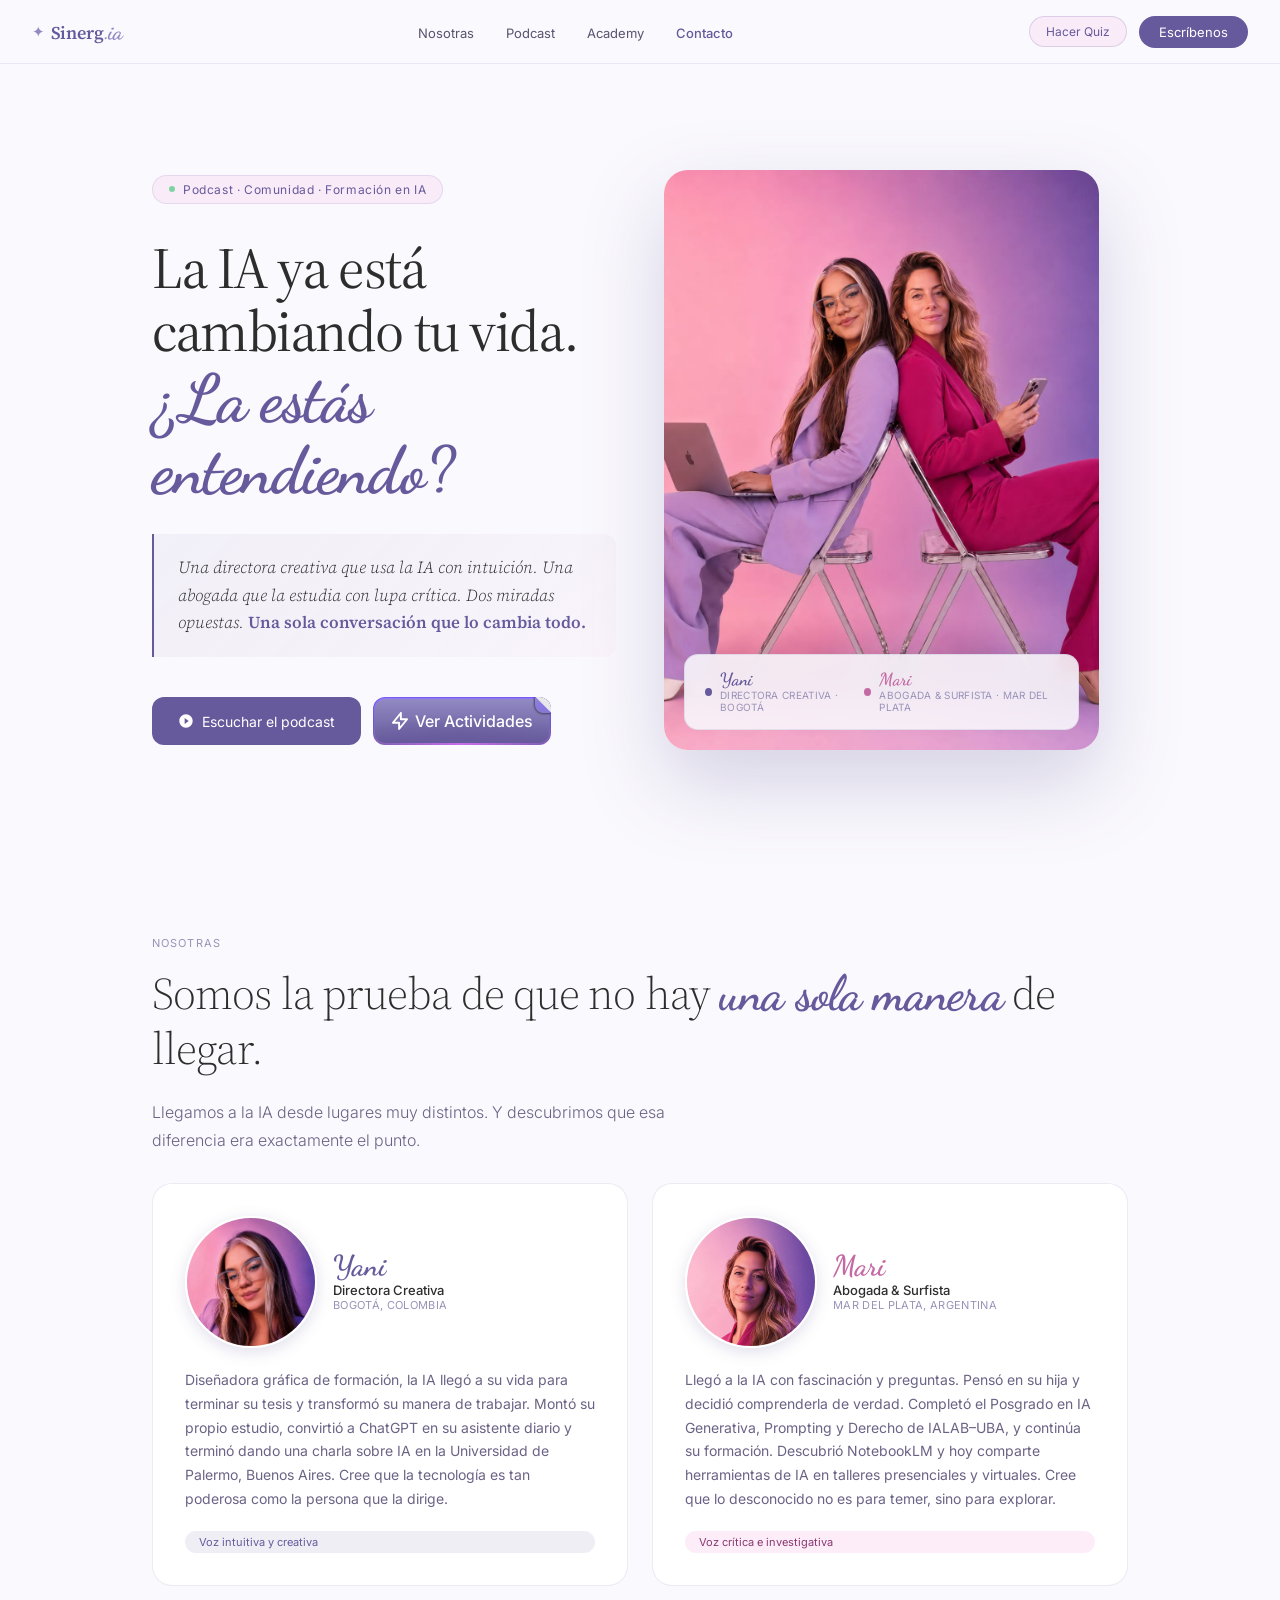
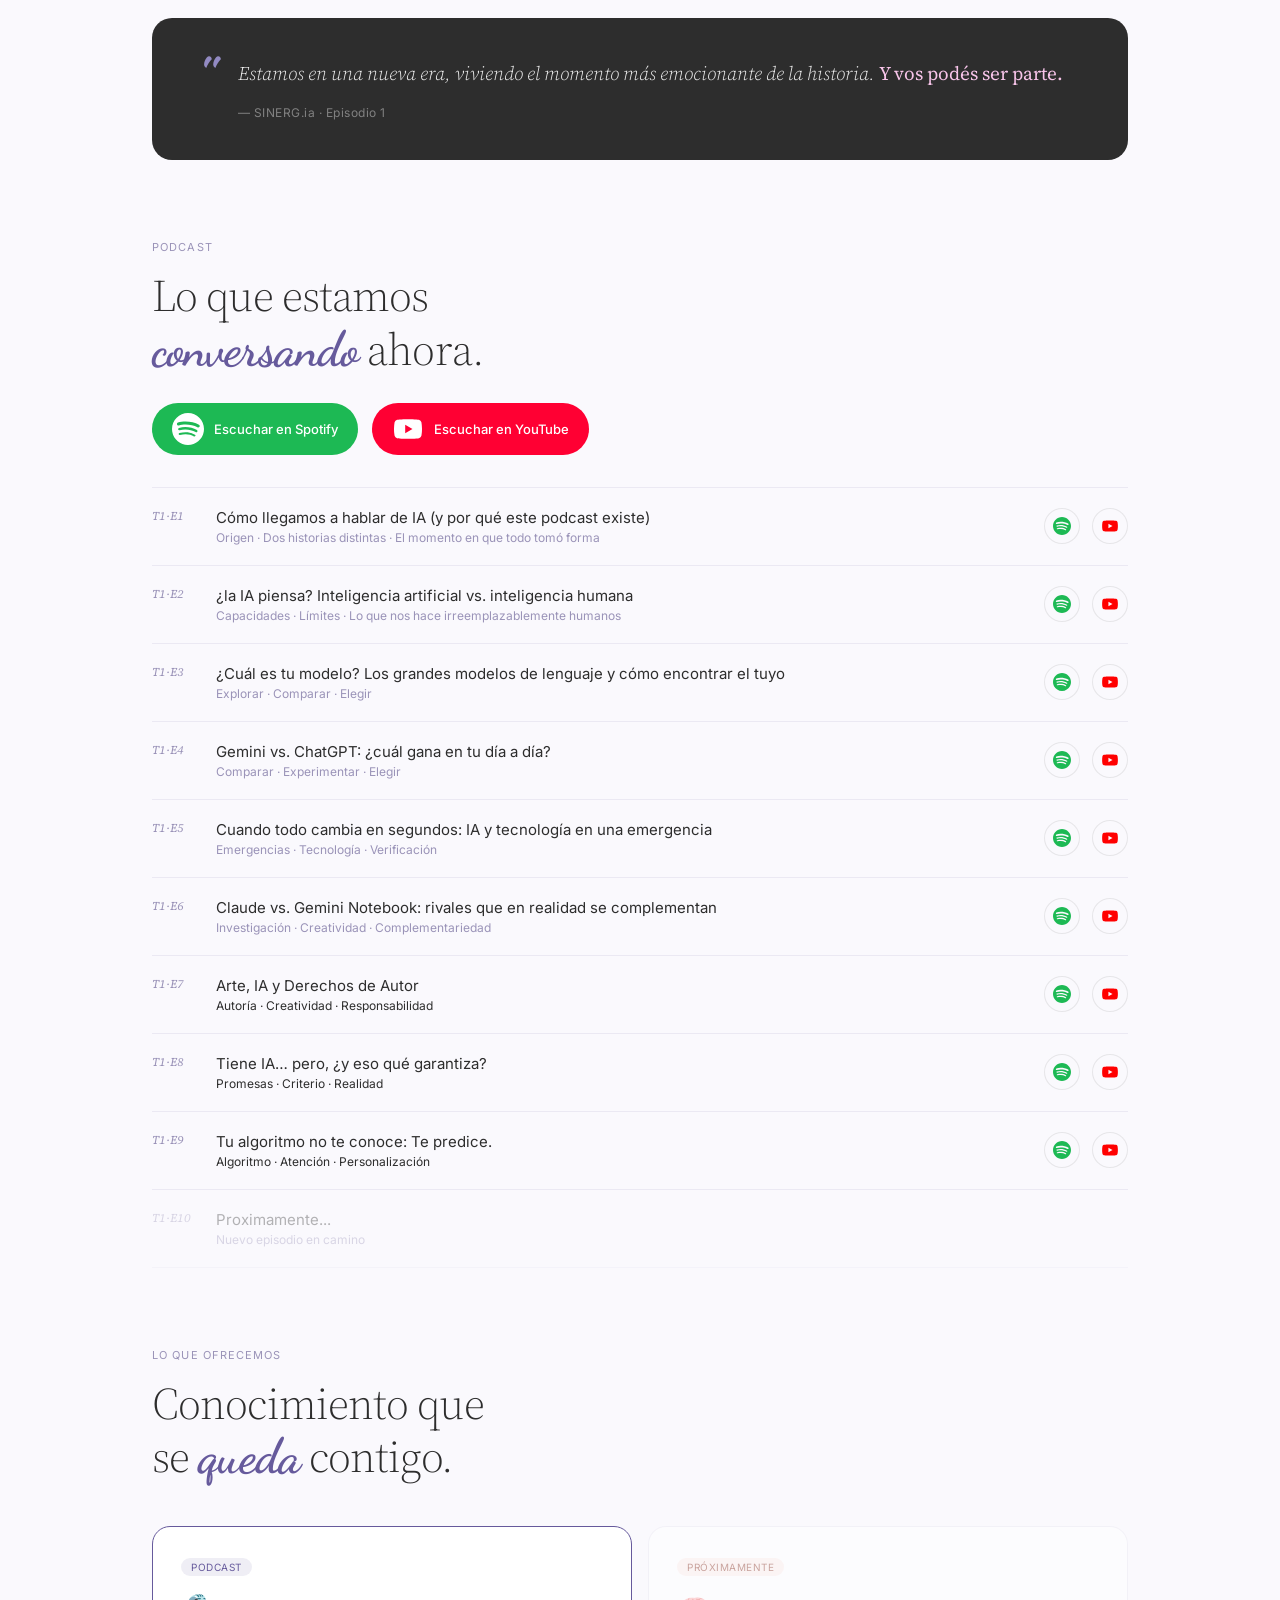
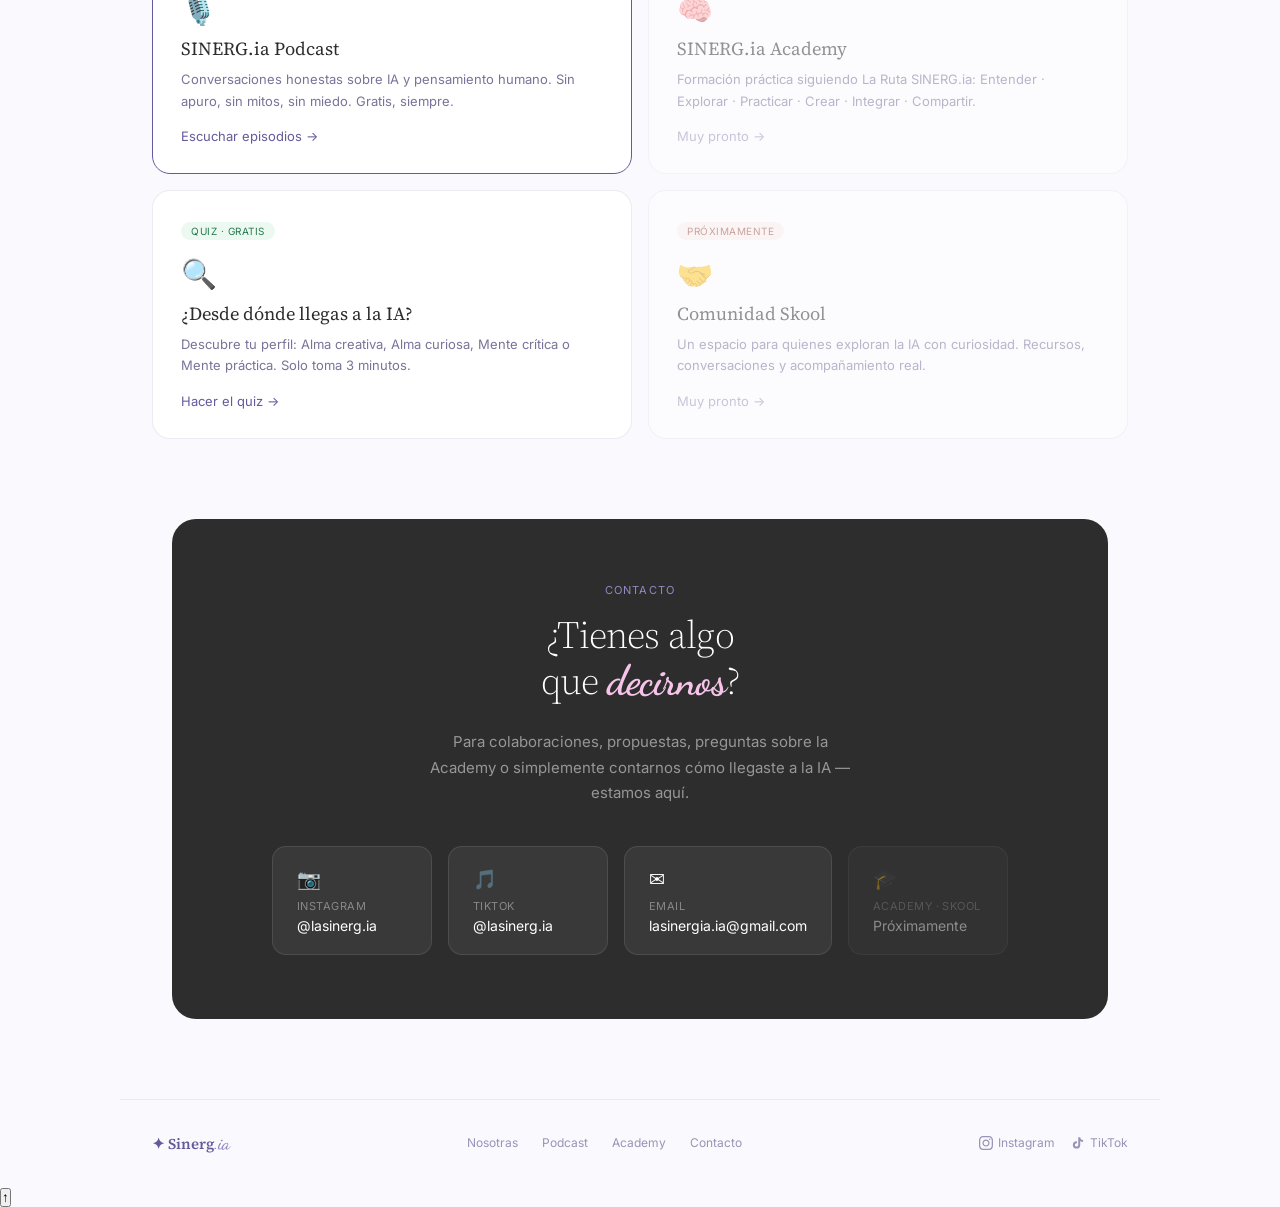
<file: index.html>
<!DOCTYPE html>
<html lang="es">

<head>
  <meta charset="UTF-8" />
  <meta name="viewport" content="width=device-width, initial-scale=1.0" />
  <title>SINERG.ia — Podcast sobre IA y pensamiento humano</title>
  <meta name="description"
    content="Una directora creativa y una abogada surfista exploran la inteligencia artificial desde dos miradas opuestas. Podcast, Academy y comunidad en español." />
  <link rel="apple-touch-icon" sizes="180x180" href="/assets/favicon/apple-touch-icon.png">
  <link rel="icon" type="image/png" sizes="32x32" href="/assets/favicon/favicon-32x32.png">
  <link rel="icon" type="image/png" sizes="16x16" href="/assets/favicon/favicon-16x16.png">
  <link rel="manifest" href="/assets/favicon/site.webmanifest">
  <link rel="preconnect" href="https://fonts.googleapis.com" />
  <link
    href="https://fonts.googleapis.com/css2?family=Dancing+Script:wght@400;600;700&family=Source+Serif+4:ital,wght@0,300;0,400;0,600;1,300;1,400;1,600&family=Inter:wght@300;400;500&display=swap"
    rel="stylesheet" />
  <link rel="stylesheet" href="/css/styles.css" />
  <link rel="stylesheet" href="/css/assets.css">
</head>

<body>

  <!-- NAV -->
  <nav class="nav">
    <a class="nav-logo" href="#">
      <span class="nav-stars">✦</span>
      <span class="nav-wordmark">Sinerg<em>.ia</em></span>
    </a>
    <ul class="nav-links">
      <li><a href="#nosotras">Nosotras</a></li>
      <li><a href="#podcast">Podcast</a></li>
      <li><a href="#academy">Academy</a></li>
      <li><a href="#contacto">Contacto</a></li>
    </ul>
    <div class="nav-right">
      <a href="/quiz" class="nav-quiz">Hacer Quiz</a>
      <a href="#contacto" class="nav-cta">Escríbenos</a>
    </div>
  </nav>

  <!-- HERO -->
  <section class="hero">
    <div class="hero-text">
      <div class="hero-eyebrow">
        <span class="dot-live"></span>
        Podcast · Comunidad · Formación en IA
      </div>
      <h1 class="hero-h1">
        La IA ya está<br>
        cambiando tu vida.<br>
        <span class="sc">¿La estás entendiendo?</span>
      </h1>
      <div class="hook-block">
        <p>Una directora creativa que usa la IA con intuición. Una abogada que la estudia con lupa crítica. Dos miradas
          opuestas. <strong>Una sola conversación que lo cambia todo.</strong></p>
      </div>
      <div class="hero-btns">
        <a href="#podcast" class="btn-primary" style="border-radius: 0.75rem;">
          <svg width="16" height="16" viewBox="0 0 24 24" fill="white">
            <path d="M12 2C6.48 2 2 6.48 2 12s4.48 10 10 10 10-4.48 10-10S17.52 2 12 2zm-2 14.5v-9l6 4.5-6 4.5z" />
          </svg>
          Escuchar el podcast
        </a>


        <a class="special-btn" style="text-decoration: none;" href="/actividades">
          <span class="fold"></span>

          <div class="points_wrapper">
            <i class="point"></i>
            <i class="point"></i>
            <i class="point"></i>
            <i class="point"></i>
            <i class="point"></i>
            <i class="point"></i>
            <i class="point"></i>
            <i class="point"></i>
            <i class="point"></i>
            <i class="point"></i>
          </div>

          <span class="inner"><svg class="icon" fill="none" stroke="currentColor" viewBox="0 0 24 24"
              xmlns="http://www.w3.org/2000/svg" stroke-linecap="round" stroke-linejoin="round" stroke-width="2.5">
              <polyline points="13.18 1.37 13.18 9.64 21.45 9.64 10.82 22.63 10.82 14.36 2.55 14.36 13.18 1.37">
              </polyline>
            </svg>Ver Actividades</span>
        </a>


        <!-- <a href="#academy" class="btn-secondary">SINERG.ia Academy</a> -->
      </div>
    </div>

    <div class="hero-photo-wrap">
      <img src="./assets/img/persona/hero.webp" alt="Yani y Mari - SINERG.ia">
      <div class="hero-photo-label">
        <div class="host-pill">
          <span class="host-pill-dot dot-y"></span>
          <div>
            <div class="host-pill-name hp-y">Yani</div>
            <div class="host-pill-role">Directora Creativa · Bogotá</div>
          </div>
        </div>
        <div class="host-pill">
          <span class="host-pill-dot dot-m"></span>
          <div>
            <div class="host-pill-name hp-m">Mari</div>
            <div class="host-pill-role">Abogada & Surfista · Mar del Plata</div>
          </div>
        </div>
      </div>
    </div>
  </section>

  <!-- NOSOTRAS -->
  <section class="sec" id="nosotras">
    <p class="eyebrow">Nosotras</p>
    <h2 class="sec-title">Somos la prueba de que no hay <span class="sc">una sola manera</span> de llegar.</h2>
    <p class="sec-lead">Llegamos a la IA desde lugares muy distintos. Y descubrimos que esa diferencia era exactamente
      el punto.</p>
    <div class="about-grid">
      <div class="acard">
        <div class="acard-top">
          <div class="acard-photo">
            <img src="./assets/img/persona/yani.webp" alt="Yani">
          </div>
          <div>
            <div class="acard-name y">Yani</div>
            <div class="acard-role">Directora Creativa</div>
            <div class="acard-from">Bogotá, Colombia</div>
          </div>
        </div>
        <p class="acard-bio">Diseñadora gráfica de formación, la IA llegó a su vida para terminar su tesis y transformó
          su manera de trabajar. Montó su propio estudio, convirtió a ChatGPT en su asistente diario y terminó dando una
          charla sobre IA en la Universidad de Palermo, Buenos Aires. Cree que la tecnología es tan poderosa como la
          persona que la dirige.</p>
        <span class="acard-badge by">Voz intuitiva y creativa</span>
      </div>
      <div class="acard">
        <div class="acard-top">
          <div class="acard-photo">
            <img src="./assets/img/persona/mari.webp" alt="Mari">
          </div>
          <div>
            <div class="acard-name m">Mari</div>
            <div class="acard-role">Abogada & Surfista</div>
            <div class="acard-from">Mar del Plata, Argentina</div>
          </div>
        </div>
        <p class="acard-bio">Llegó a la IA con fascinación y preguntas. Pensó en su hija y decidió comprenderla de
          verdad. Completó el Posgrado en IA Generativa, Prompting y Derecho de IALAB–UBA, y continúa su formación.
          Descubrió NotebookLM y hoy comparte herramientas de IA en talleres presenciales y virtuales.
          Cree que lo desconocido no es para temer, sino para explorar.</p>
        <span class="acard-badge bm">Voz crítica e investigativa</span>
      </div>
    </div>

    <div class="insight">
      <div class="iq">"</div>
      <div>
        <p class="it">Estamos en una nueva era, viviendo el momento más emocionante de la historia. <strong>Y vos podés
            ser parte.</strong></p>
        <div class="ia">— SINERG.ia · Episodio 1</div>
      </div>
    </div>
  </section>

  <!-- PODCAST -->
  <section class="sec" id="podcast" style="padding-top:0;">
    <p class="eyebrow">Podcast</p>
    <h2 class="sec-title">Lo que estamos<br><span class="sc">conversando</span> ahora.</h2>

    <a href="https://open.spotify.com/show/07WKMEeHbRPxa81B7Hfmaz" target="_blank" rel="noopener" class="spotify-badge">
      <svg class="spotify-icon" viewBox="0 0 24 24">
        <path
          d="M12 0C5.4 0 0 5.4 0 12s5.4 12 12 12 12-5.4 12-12S18.66 0 12 0zm5.521 17.34c-.24.359-.66.48-1.021.24-2.82-1.74-6.36-2.101-10.561-1.141-.418.122-.779-.179-.899-.539-.12-.421.18-.78.54-.9 4.56-1.021 8.52-.6 11.64 1.32.42.18.479.659.301 1.02zm1.44-3.3c-.301.42-.841.6-1.262.3-3.239-1.98-8.159-2.58-11.939-1.38-.479.12-1.02-.12-1.14-.6-.12-.48.12-1.021.6-1.141C9.6 9.9 15 10.561 18.72 12.84c.361.181.54.78.241 1.2zm.12-3.36C15.24 8.4 8.82 8.16 5.16 9.301c-.6.179-1.2-.181-1.38-.721-.18-.601.18-1.2.72-1.381 4.26-1.26 11.28-1.02 15.721 1.621.539.3.719 1.02.419 1.56-.299.421-1.02.599-1.559.3z" />
      </svg>
      Escuchar en Spotify
    </a>

    <a href="https://www.youtube.com/@La-SinergIa/videos" target="_blank" rel="noopener" class="youtube-badge">
      <svg class="youtube-icon" viewBox="0 0 32 32">
        <path
          d="M29.41,9.26a3.5,3.5,0,0,0-2.47-2.47C24.76,6.2,16,6.2,16,6.2s-8.76,0-10.94.59A3.5,3.5,0,0,0,2.59,9.26,36.13,36.13,0,0,0,2,16a36.13,36.13,0,0,0,.59,6.74,3.5,3.5,0,0,0,2.47,2.47C7.24,25.8,16,25.8,16,25.8s8.76,0,10.94-.59a3.5,3.5,0,0,0,2.47-2.47A36.13,36.13,0,0,0,30,16,36.13,36.13,0,0,0,29.41,9.26ZM13.2,20.2V11.8L20.47,16Z" />
      </svg>
      Escuchar en YouTube
    </a>

    <div class="ep-list">

      <div class="ep-row">
        <span class="ep-num">T1·E1</span>
        <div class="ep-info">
          <div class="ep-text">
            <div class="ep-t">Cómo llegamos a hablar de IA (y por qué este podcast existe)</div>
            <div class="ep-m">Origen · Dos historias distintas · El momento en que todo tomó forma</div>
          </div>

          <div class="ep-actions">
            <a href="https://open.spotify.com/episode/08Hg5cR4Zek5SxN3eGIysj" target="_blank" rel="noopener"
              class="icon-link spotify-link" aria-label="Escuchar en Spotify">
              <svg viewBox="0 0 24 24">
                <path
                  d="M12 0C5.4 0 0 5.4 0 12s5.4 12 12 12 12-5.4 12-12S18.66 0 12 0zm5.521 17.34c-.24.359-.66.48-1.021.24-2.82-1.74-6.36-2.101-10.561-1.141-.418.122-.779-.179-.899-.539-.12-.421.18-.78.54-.9 4.56-1.021 8.52-.6 11.64 1.32.42.18.479.659.301 1.02zm1.44-3.3c-.301.42-.841.6-1.262.3-3.239-1.98-8.159-2.58-11.939-1.38-.479.12-1.02-.12-1.14-.6-.12-.48.12-1.021.6-1.141C9.6 9.9 15 10.561 18.72 12.84c.361.181.54.78.241 1.2zm.12-3.36C15.24 8.4 8.82 8.16 5.16 9.301c-.6.179-1.2-.181-1.38-.721-.18-.601.18-1.2.72-1.381 4.26-1.26 11.28-1.02 15.721 1.621.539.3.719 1.02.419 1.56-.299.421-1.02.599-1.559.3z" />
              </svg>
            </a>
            <a href="https://www.youtube.com/watch?v=9T9XXw-fKSA" target="_blank" rel="noopener"
              class="icon-link youtube-link" aria-label="Escuchar en YouTube">
              <svg viewBox="0 0 32 32">
                <path
                  d="M29.41,9.26a3.5,3.5,0,0,0-2.47-2.47C24.76,6.2,16,6.2,16,6.2s-8.76,0-10.94.59A3.5,3.5,0,0,0,2.59,9.26,36.13,36.13,0,0,0,2,16a36.13,36.13,0,0,0,.59,6.74,3.5,3.5,0,0,0,2.47,2.47C7.24,25.8,16,25.8,16,25.8s8.76,0,10.94-.59a3.5,3.5,0,0,0,2.47-2.47A36.13,36.13,0,0,0,30,16,36.13,36.13,0,0,0,29.41,9.26ZM13.2,20.2V11.8L20.47,16Z" />
              </svg>
            </a>
          </div>
        </div>
      </div>

      <div class="ep-row">
        <span class="ep-num">T1·E2</span>
        <div class="ep-info">
          <div class="ep-text">
            <div class="ep-t">¿la IA piensa? Inteligencia artificial vs. inteligencia humana</div>
            <div class="ep-m">Capacidades · Límites · Lo que nos hace irreemplazablemente humanos</div>
          </div>

          <div class="ep-actions">
            <a href="https://open.spotify.com/episode/38Uk12dXip8n79DcUmM8Nn" target="_blank" rel="noopener"
              class="icon-link spotify-link" aria-label="Escuchar en Spotify">
              <svg viewBox="0 0 24 24">
                <path
                  d="M12 0C5.4 0 0 5.4 0 12s5.4 12 12 12 12-5.4 12-12S18.66 0 12 0zm5.521 17.34c-.24.359-.66.48-1.021.24-2.82-1.74-6.36-2.101-10.561-1.141-.418.122-.779-.179-.899-.539-.12-.421.18-.78.54-.9 4.56-1.021 8.52-.6 11.64 1.32.42.18.479.659.301 1.02zm1.44-3.3c-.301.42-.841.6-1.262.3-3.239-1.98-8.159-2.58-11.939-1.38-.479.12-1.02-.12-1.14-.6-.12-.48.12-1.021.6-1.141C9.6 9.9 15 10.561 18.72 12.84c.361.181.54.78.241 1.2zm.12-3.36C15.24 8.4 8.82 8.16 5.16 9.301c-.6.179-1.2-.181-1.38-.721-.18-.601.18-1.2.72-1.381 4.26-1.26 11.28-1.02 15.721 1.621.539.3.719 1.02.419 1.56-.299.421-1.02.599-1.559.3z" />
              </svg>
            </a>
            <a href="https://www.youtube.com/watch?v=Sm11JhgMOEM" target="_blank" rel="noopener"
              class="icon-link youtube-link" aria-label="Escuchar en YouTube">
              <svg viewBox="0 0 32 32">
                <path
                  d="M29.41,9.26a3.5,3.5,0,0,0-2.47-2.47C24.76,6.2,16,6.2,16,6.2s-8.76,0-10.94.59A3.5,3.5,0,0,0,2.59,9.26,36.13,36.13,0,0,0,2,16a36.13,36.13,0,0,0,.59,6.74,3.5,3.5,0,0,0,2.47,2.47C7.24,25.8,16,25.8,16,25.8s8.76,0,10.94-.59a3.5,3.5,0,0,0,2.47-2.47A36.13,36.13,0,0,0,30,16,36.13,36.13,0,0,0,29.41,9.26ZM13.2,20.2V11.8L20.47,16Z" />
              </svg>
            </a>
          </div>
        </div>
      </div>

      <div class="ep-row">
        <span class="ep-num">T1·E3</span>
        <div class="ep-info">
          <div class="ep-text">
            <div class="ep-t">¿Cuál es tu modelo? Los grandes modelos de lenguaje y cómo encontrar el tuyo
            </div>
            <div class="ep-m">Explorar · Comparar · Elegir</div>
          </div>

          <div class="ep-actions">
            <a href="https://open.spotify.com/episode/696JnuHlu9iKPBfn156Ret" target="_blank" rel="noopener"
              class="icon-link spotify-link" aria-label="Escuchar en Spotify">
              <svg viewBox="0 0 24 24">
                <path
                  d="M12 0C5.4 0 0 5.4 0 12s5.4 12 12 12 12-5.4 12-12S18.66 0 12 0zm5.521 17.34c-.24.359-.66.48-1.021.24-2.82-1.74-6.36-2.101-10.561-1.141-.418.122-.779-.179-.899-.539-.12-.421.18-.78.54-.9 4.56-1.021 8.52-.6 11.64 1.32.42.18.479.659.301 1.02zm1.44-3.3c-.301.42-.841.6-1.262.3-3.239-1.98-8.159-2.58-11.939-1.38-.479.12-1.02-.12-1.14-.6-.12-.48.12-1.021.6-1.141C9.6 9.9 15 10.561 18.72 12.84c.361.181.54.78.241 1.2zm.12-3.36C15.24 8.4 8.82 8.16 5.16 9.301c-.6.179-1.2-.181-1.38-.721-.18-.601.18-1.2.72-1.381 4.26-1.26 11.28-1.02 15.721 1.621.539.3.719 1.02.419 1.56-.299.421-1.02.599-1.559.3z" />
              </svg>
            </a>
            <a href="https://www.youtube.com/watch?v=6WVGUWzrOdA" target="_blank" rel="noopener"
              class="icon-link youtube-link" aria-label="Escuchar en YouTube">
              <svg viewBox="0 0 32 32">
                <path
                  d="M29.41,9.26a3.5,3.5,0,0,0-2.47-2.47C24.76,6.2,16,6.2,16,6.2s-8.76,0-10.94.59A3.5,3.5,0,0,0,2.59,9.26,36.13,36.13,0,0,0,2,16a36.13,36.13,0,0,0,.59,6.74,3.5,3.5,0,0,0,2.47,2.47C7.24,25.8,16,25.8,16,25.8s8.76,0,10.94-.59a3.5,3.5,0,0,0,2.47-2.47A36.13,36.13,0,0,0,30,16,36.13,36.13,0,0,0,29.41,9.26ZM13.2,20.2V11.8L20.47,16Z" />
              </svg>
            </a>
          </div>
        </div>
      </div>

      <div class="ep-row">
        <span class="ep-num">T1·E4</span>
        <div class="ep-info">
          <div class="ep-text">
            <div class="ep-t">Gemini vs. ChatGPT: ¿cuál gana en tu día a día?</div>
            <div class="ep-m">Comparar · Experimentar · Elegir</div>
          </div>

          <div class="ep-actions">
            <a href="https://open.spotify.com/episode/0skd7z8SgoLJ7acml5aItE" target="_blank" rel="noopener"
              class="icon-link spotify-link" aria-label="Escuchar en Spotify">
              <svg viewBox="0 0 24 24">
                <path
                  d="M12 0C5.4 0 0 5.4 0 12s5.4 12 12 12 12-5.4 12-12S18.66 0 12 0zm5.521 17.34c-.24.359-.66.48-1.021.24-2.82-1.74-6.36-2.101-10.561-1.141-.418.122-.779-.179-.899-.539-.12-.421.18-.78.54-.9 4.56-1.021 8.52-.6 11.64 1.32.42.18.479.659.301 1.02zm1.44-3.3c-.301.42-.841.6-1.262.3-3.239-1.98-8.159-2.58-11.939-1.38-.479.12-1.02-.12-1.14-.6-.12-.48.12-1.021.6-1.141C9.6 9.9 15 10.561 18.72 12.84c.361.181.54.78.241 1.2zm.12-3.36C15.24 8.4 8.82 8.16 5.16 9.301c-.6.179-1.2-.181-1.38-.721-.18-.601.18-1.2.72-1.381 4.26-1.26 11.28-1.02 15.721 1.621.539.3.719 1.02.419 1.56-.299.421-1.02.599-1.559.3z" />
              </svg>
            </a>
            <a href="https://www.youtube.com/watch?v=2THM3_KMwl0" target="_blank" rel="noopener"
              class="icon-link youtube-link" aria-label="Escuchar en YouTube">
              <svg viewBox="0 0 32 32">
                <path
                  d="M29.41,9.26a3.5,3.5,0,0,0-2.47-2.47C24.76,6.2,16,6.2,16,6.2s-8.76,0-10.94.59A3.5,3.5,0,0,0,2.59,9.26,36.13,36.13,0,0,0,2,16a36.13,36.13,0,0,0,.59,6.74,3.5,3.5,0,0,0,2.47,2.47C7.24,25.8,16,25.8,16,25.8s8.76,0,10.94-.59a3.5,3.5,0,0,0,2.47-2.47A36.13,36.13,0,0,0,30,16,36.13,36.13,0,0,0,29.41,9.26ZM13.2,20.2V11.8L20.47,16Z" />
              </svg>
            </a>
          </div>
        </div>
      </div>

      <div class="ep-row">
        <span class="ep-num">T1·E5</span>
        <div class="ep-info">
          <div class="ep-text">
            <div class="ep-t">Cuando todo cambia en segundos: IA y tecnología en una emergencia</div>
            <div class="ep-m">Emergencias · Tecnología · Verificación</div>
          </div>

          <div class="ep-actions">
            <a href="https://open.spotify.com/episode/00RJ8yXUJErxxoAGjBDKpF" target="_blank" rel="noopener"
              class="icon-link spotify-link" aria-label="Escuchar en Spotify">
              <svg viewBox="0 0 24 24">
                <path
                  d="M12 0C5.4 0 0 5.4 0 12s5.4 12 12 12 12-5.4 12-12S18.66 0 12 0zm5.521 17.34c-.24.359-.66.48-1.021.24-2.82-1.74-6.36-2.101-10.561-1.141-.418.122-.779-.179-.899-.539-.12-.421.18-.78.54-.9 4.56-1.021 8.52-.6 11.64 1.32.42.18.479.659.301 1.02zm1.44-3.3c-.301.42-.841.6-1.262.3-3.239-1.98-8.159-2.58-11.939-1.38-.479.12-1.02-.12-1.14-.6-.12-.48.12-1.021.6-1.141C9.6 9.9 15 10.561 18.72 12.84c.361.181.54.78.241 1.2zm.12-3.36C15.24 8.4 8.82 8.16 5.16 9.301c-.6.179-1.2-.181-1.38-.721-.18-.601.18-1.2.72-1.381 4.26-1.26 11.28-1.02 15.721 1.621.539.3.719 1.02.419 1.56-.299.421-1.02.599-1.559.3z" />
              </svg>
            </a>
            <a href="https://www.youtube.com/watch?v=ZEm8DQBtn48" target="_blank" rel="noopener"
              class="icon-link youtube-link" aria-label="Escuchar en YouTube">
              <svg viewBox="0 0 32 32">
                <path
                  d="M29.41,9.26a3.5,3.5,0,0,0-2.47-2.47C24.76,6.2,16,6.2,16,6.2s-8.76,0-10.94.59A3.5,3.5,0,0,0,2.59,9.26,36.13,36.13,0,0,0,2,16a36.13,36.13,0,0,0,.59,6.74,3.5,3.5,0,0,0,2.47,2.47C7.24,25.8,16,25.8,16,25.8s8.76,0,10.94-.59a3.5,3.5,0,0,0,2.47-2.47A36.13,36.13,0,0,0,30,16,36.13,36.13,0,0,0,29.41,9.26ZM13.2,20.2V11.8L20.47,16Z" />
              </svg>
            </a>
          </div>
        </div>
      </div>

      <div class="ep-row">
        <span class="ep-num">T1·E6</span>
        <div class="ep-info">
          <div class="ep-text">
            <div class="ep-t">Claude vs. Gemini Notebook: rivales que en realidad se complementan</div>
            <div class="ep-m">Investigación · Creatividad · Complementariedad</div>
          </div>

          <div class="ep-actions">
            <a href="https://open.spotify.com/episode/2bZsHV2gRfUjrzNkLNItSQ" target="_blank" rel="noopener"
              class="icon-link spotify-link" aria-label="Escuchar en Spotify">
              <svg viewBox="0 0 24 24">
                <path
                  d="M12 0C5.4 0 0 5.4 0 12s5.4 12 12 12 12-5.4 12-12S18.66 0 12 0zm5.521 17.34c-.24.359-.66.48-1.021.24-2.82-1.74-6.36-2.101-10.561-1.141-.418.122-.779-.179-.899-.539-.12-.421.18-.78.54-.9 4.56-1.021 8.52-.6 11.64 1.32.42.18.479.659.301 1.02zm1.44-3.3c-.301.42-.841.6-1.262.3-3.239-1.98-8.159-2.58-11.939-1.38-.479.12-1.02-.12-1.14-.6-.12-.48.12-1.021.6-1.141C9.6 9.9 15 10.561 18.72 12.84c.361.181.54.78.241 1.2zm.12-3.36C15.24 8.4 8.82 8.16 5.16 9.301c-.6.179-1.2-.181-1.38-.721-.18-.601.18-1.2.72-1.381 4.26-1.26 11.28-1.02 15.721 1.621.539.3.719 1.02.419 1.56-.299.421-1.02.599-1.559.3z" />
              </svg>
            </a>
            <a href="https://www.youtube.com/watch?v=UrLKW3SzqOE" target="_blank" rel="noopener"
              class="icon-link youtube-link" aria-label="Escuchar en YouTube">
              <svg viewBox="0 0 32 32">
                <path
                  d="M29.41,9.26a3.5,3.5,0,0,0-2.47-2.47C24.76,6.2,16,6.2,16,6.2s-8.76,0-10.94.59A3.5,3.5,0,0,0,2.59,9.26,36.13,36.13,0,0,0,2,16a36.13,36.13,0,0,0,.59,6.74,3.5,3.5,0,0,0,2.47,2.47C7.24,25.8,16,25.8,16,25.8s8.76,0,10.94-.59a3.5,3.5,0,0,0,2.47-2.47A36.13,36.13,0,0,0,30,16,36.13,36.13,0,0,0,29.41,9.26ZM13.2,20.2V11.8L20.47,16Z" />
              </svg>
            </a>
          </div>
        </div>
      </div>

      <div class="ep-row">
        <span class="ep-num">T1·E7</span>
        <div class="ep-info">
          <div class="ep-text">
            <div class="ep-t" style="color: #2d2d2d">Arte, IA y Derechos de Autor</div>
            <div class="ep-m" style="color: #2d2d2d">Autoría · Creatividad · Responsabilidad</div>
          </div>

          <div class="ep-actions">
            <a href="https://open.spotify.com/episode/676tMw6nQ0mDaR7bXLLt5D" target="_blank" rel="noopener"
              class="icon-link spotify-link" aria-label="Escuchar en Spotify">
              <svg viewBox="0 0 24 24" style="fill: currentColor;">
                <path
                  d="M12 0C5.4 0 0 5.4 0 12s5.4 12 12 12 12-5.4 12-12S18.66 0 12 0zm5.521 17.34c-.24.359-.66.48-1.021.24-2.82-1.74-6.36-2.101-10.561-1.141-.418.122-.779-.179-.899-.539-.12-.421.18-.78.54-.9 4.56-1.021 8.52-.6 11.64 1.32.42.18.479.659.301 1.02zm1.44-3.3c-.301.42-.841.6-1.262.3-3.239-1.98-8.159-2.58-11.939-1.38-.479.12-1.02-.12-1.14-.6-.12-.48.12-1.021.6-1.141C9.6 9.9 15 10.561 18.72 12.84c.361.181.54.78.241 1.2zm.12-3.36C15.24 8.4 8.82 8.16 5.16 9.301c-.6.179-1.2-.181-1.38-.721-.18-.601.18-1.2.72-1.381 4.26-1.26 11.28-1.02 15.721 1.621.539.3.719 1.02.419 1.56-.299.421-1.02.599-1.559.3z" />
              </svg>
            </a>
            <a href="https://youtu.be/7utyiuya9_k" target="_blank" rel="noopener" class="icon-link youtube-link"
              aria-label="Escuchar en YouTube">
              <svg viewBox="0 0 32 32" style="fill: currentColor;">
                <path
                  d="M29.41,9.26a3.5,3.5,0,0,0-2.47-2.47C24.76,6.2,16,6.2,16,6.2s-8.76,0-10.94.59A3.5,3.5,0,0,0,2.59,9.26,36.13,36.13,0,0,0,2,16a36.13,36.13,0,0,0,.59,6.74,3.5,3.5,0,0,0,2.47,2.47C7.24,25.8,16,25.8,16,25.8s8.76,0,10.94-.59a3.5,3.5,0,0,0,2.47-2.47A36.13,36.13,0,0,0,30,16,36.13,36.13,0,0,0,29.41,9.26ZM13.2,20.2V11.8L20.47,16Z" />
              </svg>
            </a>
          </div>
        </div>
      </div>
      
      <div class="ep-row">
        <span class="ep-num">T1·E8</span>
        <div class="ep-info">
          <div class="ep-text">
            <div class="ep-t" style="color: #2d2d2d">Tiene IA… pero, ¿y eso qué garantiza?</div>
            <div class="ep-m" style="color: #2d2d2d">Promesas · Criterio · Realidad</div>
          </div>

          <div class="ep-actions">
            <a href="https://open.spotify.com/episode/4cwTR0uhRQHCSnfVt8uwgS" target="_blank" rel="noopener"
              class="icon-link spotify-link" aria-label="Escuchar en Spotify">
              <svg viewBox="0 0 24 24" style="fill: currentColor;">
                <path
                  d="M12 0C5.4 0 0 5.4 0 12s5.4 12 12 12 12-5.4 12-12S18.66 0 12 0zm5.521 17.34c-.24.359-.66.48-1.021.24-2.82-1.74-6.36-2.101-10.561-1.141-.418.122-.779-.179-.899-.539-.12-.421.18-.78.54-.9 4.56-1.021 8.52-.6 11.64 1.32.42.18.479.659.301 1.02zm1.44-3.3c-.301.42-.841.6-1.262.3-3.239-1.98-8.159-2.58-11.939-1.38-.479.12-1.02-.12-1.14-.6-.12-.48.12-1.021.6-1.141C9.6 9.9 15 10.561 18.72 12.84c.361.181.54.78.241 1.2zm.12-3.36C15.24 8.4 8.82 8.16 5.16 9.301c-.6.179-1.2-.181-1.38-.721-.18-.601.18-1.2.72-1.381 4.26-1.26 11.28-1.02 15.721 1.621.539.3.719 1.02.419 1.56-.299.421-1.02.599-1.559.3z" />
              </svg>
            </a>
            <a href="https://www.youtube.com/watch?v=URT_O33OYwI" target="_blank" rel="noopener" class="icon-link youtube-link"
              aria-label="Escuchar en YouTube">
              <svg viewBox="0 0 32 32" style="fill: currentColor;">
                <path
                  d="M29.41,9.26a3.5,3.5,0,0,0-2.47-2.47C24.76,6.2,16,6.2,16,6.2s-8.76,0-10.94.59A3.5,3.5,0,0,0,2.59,9.26,36.13,36.13,0,0,0,2,16a36.13,36.13,0,0,0,.59,6.74,3.5,3.5,0,0,0,2.47,2.47C7.24,25.8,16,25.8,16,25.8s8.76,0,10.94-.59a3.5,3.5,0,0,0,2.47-2.47A36.13,36.13,0,0,0,30,16,36.13,36.13,0,0,0,29.41,9.26ZM13.2,20.2V11.8L20.47,16Z" />
              </svg>
            </a>
          </div>
        </div>
      </div>

      <div class="ep-row">
        <span class="ep-num">T1·E9</span>
        <div class="ep-info">
          <div class="ep-text">
            <div class="ep-t" style="color: #2d2d2d">Tu algoritmo no te conoce: Te predice.</div>
            <div class="ep-m" style="color: #2d2d2d">Algoritmo · Atención · Personalización</div>
          </div>

          <div class="ep-actions">
            <a href="https://open.spotify.com/episode/2ipXdXp0Ys26VqjSLcdTEc" target="_blank" rel="noopener"
              class="icon-link spotify-link" aria-label="Escuchar en Spotify">
              <svg viewBox="0 0 24 24" style="fill: currentColor;">
                <path
                  d="M12 0C5.4 0 0 5.4 0 12s5.4 12 12 12 12-5.4 12-12S18.66 0 12 0zm5.521 17.34c-.24.359-.66.48-1.021.24-2.82-1.74-6.36-2.101-10.561-1.141-.418.122-.779-.179-.899-.539-.12-.421.18-.78.54-.9 4.56-1.021 8.52-.6 11.64 1.32.42.18.479.659.301 1.02zm1.44-3.3c-.301.42-.841.6-1.262.3-3.239-1.98-8.159-2.58-11.939-1.38-.479.12-1.02-.12-1.14-.6-.12-.48.12-1.021.6-1.141C9.6 9.9 15 10.561 18.72 12.84c.361.181.54.78.241 1.2zm.12-3.36C15.24 8.4 8.82 8.16 5.16 9.301c-.6.179-1.2-.181-1.38-.721-.18-.601.18-1.2.72-1.381 4.26-1.26 11.28-1.02 15.721 1.621.539.3.719 1.02.419 1.56-.299.421-1.02.599-1.559.3z" />
              </svg>
            </a>
            <a href="https://www.youtube.com/watch?v=Y0VmUtJZkm8" target="_blank" rel="noopener" class="icon-link youtube-link"
              aria-label="Escuchar en YouTube">
              <svg viewBox="0 0 32 32" style="fill: currentColor;">
                <path
                  d="M29.41,9.26a3.5,3.5,0,0,0-2.47-2.47C24.76,6.2,16,6.2,16,6.2s-8.76,0-10.94.59A3.5,3.5,0,0,0,2.59,9.26,36.13,36.13,0,0,0,2,16a36.13,36.13,0,0,0,.59,6.74,3.5,3.5,0,0,0,2.47,2.47C7.24,25.8,16,25.8,16,25.8s8.76,0,10.94-.59a3.5,3.5,0,0,0,2.47-2.47A36.13,36.13,0,0,0,30,16,36.13,36.13,0,0,0,29.41,9.26ZM13.2,20.2V11.8L20.47,16Z" />
              </svg>
            </a>
          </div>
        </div>
      </div>

      <div class="ep-row dimmed">
        <span class="ep-num">T1·E10</span>
        <div class="ep-info">
          <div class="ep-text">
            <div class="ep-t">Proximamente...</div>
            <div class="ep-m">Nuevo episodio en camino</div>
          </div>
        </div>
      </div>
    </div>
  </section>

  <!-- OFERTA -->
  <section class="sec" id="academy" style="padding-top:0;">
    <p class="eyebrow">Lo que ofrecemos</p>
    <h2 class="sec-title">Conocimiento que<br>se <span class="sc">queda</span> contigo.</h2>

    <div class="offer-grid">
      <a href="#podcast" class="ocard featured clickable">
        <span class="obadge ob1">Podcast</span>
        <div style="font-size:1.8rem;margin-bottom:.6rem;">🎙️</div>
        <div class="ot">SINERG.ia Podcast</div>
        <p class="od">Conversaciones honestas sobre IA y pensamiento humano. Sin apuro, sin mitos, sin miedo. Gratis,
          siempre.</p>
        <div class="ol">Escuchar episodios →</div>
      </a>
      <div class="ocard disabled">
        <span class="obadge ob4">Próximamente</span>
        <div style="font-size:1.8rem;margin-bottom:.6rem;">🧠</div>
        <div class="ot">SINERG.ia Academy</div>
        <p class="od">Formación práctica siguiendo La Ruta SINERG.ia: Entender · Explorar · Practicar · Crear · Integrar
          · Compartir.</p>
        <div class="ol">Muy pronto →</div>
      </div>
      <a href="/quiz" class="ocard clickable" id="quiz">
        <span class="obadge ob3">Quiz · Gratis</span>
        <div style="font-size:1.8rem;margin-bottom:.6rem;">🔍</div>
        <div class="ot">¿Desde dónde llegas a la IA?</div>
        <p class="od">Descubre tu perfil: Alma creativa, Alma curiosa, Mente crítica o Mente práctica. Solo toma 3
          minutos.</p>
        <div class="ol">Hacer el quiz →</div>
      </a>
      <div class="ocard disabled">
        <span class="obadge ob4">Próximamente</span>
        <div style="font-size:1.8rem;margin-bottom:.6rem;">🤝</div>
        <div class="ot">Comunidad Skool</div>
        <p class="od">Un espacio para quienes exploran la IA con curiosidad. Recursos, conversaciones y acompañamiento
          real.</p>
        <div class="ol">Muy pronto →</div>
      </div>
    </div>
  </section>

  <!-- CONTACTO -->
  <div id="contacto" class="contact-wrap">
    <div class="contact-inner">
      <p class="eyebrow">Contacto</p>
      <h2 class="sec-title">¿Tienes algo<br>que <span class="sc">decirnos</span>?</h2>
      <p class="c-sub">Para colaboraciones, propuestas, preguntas sobre la Academy o simplemente contarnos cómo llegaste
        a la IA — estamos aquí.</p>
      <div class="cgrid">
        <a href="https://www.instagram.com/lasinerg.ia/" target="_blank" rel="noopener" class="citem">
          <div class="citem-icon">📷</div>
          <div class="citem-lbl">Instagram</div>
          <div class="citem-val">@lasinerg.ia</div>
        </a>
        <a href="https://www.tiktok.com/@lasinerg.ia" target="_blank" rel="noopener" class="citem">
          <div class="citem-icon">🎵</div>
          <div class="citem-lbl">TikTok</div>
          <div class="citem-val">@lasinerg.ia</div>
        </a>
        <a href="mailto:lasinergia.ia@gmail.com" class="citem">
          <div class="citem-icon">✉️</div>
          <div class="citem-lbl">Email</div>
          <div class="citem-val">lasinergia.ia@gmail.com</div>
        </a>
        <div class="citem disabled">
          <div class="citem-icon">🎓</div>
          <div class="citem-lbl">Academy · Skool</div>
          <div class="citem-val">Próximamente</div>
        </div>
      </div>
    </div>
  </div>

  <!-- FOOTER -->
  <footer class="footer">
    <div class="f-logo">✦ Sinerg<em>.ia</em></div>
    <div class="f-links">
      <a href="#nosotras">Nosotras</a>
      <a href="#podcast">Podcast</a>
      <a href="#academy">Academy</a>
      <a href="#contacto">Contacto</a>
    </div>
    <div class="f-social">
      <a href="https://www.instagram.com/lasinerg.ia/" target="_blank" rel="noopener">
        <svg width="14" height="14" viewBox="0 0 24 24" fill="currentColor">
          <path
            d="M12 2.163c3.204 0 3.584.012 4.85.07 3.252.148 4.771 1.691 4.919 4.919.058 1.265.069 1.645.069 4.849 0 3.205-.012 3.584-.069 4.849-.149 3.225-1.664 4.771-4.919 4.919-1.266.058-1.644.07-4.85.07-3.204 0-3.584-.012-4.849-.07-3.26-.149-4.771-1.699-4.919-4.92-.058-1.265-.07-1.644-.07-4.849 0-3.204.013-3.583.07-4.849.149-3.227 1.664-4.771 4.919-4.919 1.266-.057 1.645-.069 4.849-.069zm0-2.163c-3.259 0-3.667.014-4.947.072-4.358.2-6.78 2.618-6.98 6.98-.059 1.281-.073 1.689-.073 4.948 0 3.259.014 3.668.072 4.948.2 4.358 2.618 6.78 6.98 6.98 1.281.058 1.689.072 4.948.072 3.259 0 3.668-.014 4.948-.072 4.354-.2 6.782-2.618 6.979-6.98.059-1.28.073-1.689.073-4.948 0-3.259-.014-3.667-.072-4.947-.196-4.354-2.617-6.78-6.979-6.98-1.281-.059-1.69-.073-4.949-.073zm0 5.838c-3.403 0-6.162 2.759-6.162 6.162s2.759 6.163 6.162 6.163 6.162-2.759 6.162-6.163c0-3.403-2.759-6.162-6.162-6.162zm0 10.162c-2.209 0-4-1.79-4-4 0-2.209 1.791-4 4-4s4 1.791 4 4c0 2.21-1.791 4-4 4zm6.406-11.845c-.796 0-1.441.645-1.441 1.44s.645 1.44 1.441 1.44c.795 0 1.439-.645 1.439-1.44s-.644-1.44-1.439-1.44z" />
        </svg>
        Instagram
      </a>
      <a href="https://www.tiktok.com/@lasinerg.ia" target="_blank" rel="noopener">
        <svg width="14" height="14" viewBox="0 0 24 24" fill="currentColor">
          <path
            d="M19.59 6.69a4.83 4.83 0 01-3.77-4.25V2h-3.45v13.67a2.89 2.89 0 01-2.88 2.5 2.89 2.89 0 01-2.89-2.89 2.89 2.89 0 012.89-2.89c.28 0 .54.04.79.1V9.01a6.33 6.33 0 00-.79-.05 6.34 6.34 0 00-6.34 6.34 6.34 6.34 0 006.34 6.34 6.34 6.34 0 006.33-6.34V8.69a8.18 8.18 0 004.84 1.56V6.81a4.85 4.85 0 01-1.07-.12z" />
        </svg>
        TikTok
      </a>
    </div>
  </footer>
  <div id="commit-modal" class="modal-overlay" style="display: none;">
    <div class="modal-content">
      <span class="close-modal" id="close-modal">&times;</span>
      <h3>🛠️ Panel de Producción</h3>
      <div class="modal-divider"></div>
      <div id="modal-commit-info">Cargando datos del sistema...</div>
    </div>
  </div>
  <script src="/js/home.js"></script>
  <script src="/js/viewCommit.js"></script>
  <script src="/js/script.js"></script>
  <script src="/js/habilitarCopy.js"></script>
  <button id="scrollTopBtn" class="scroll-top-btn" aria-label="Volver arriba">↑</button>
</body>

</html>
</file>
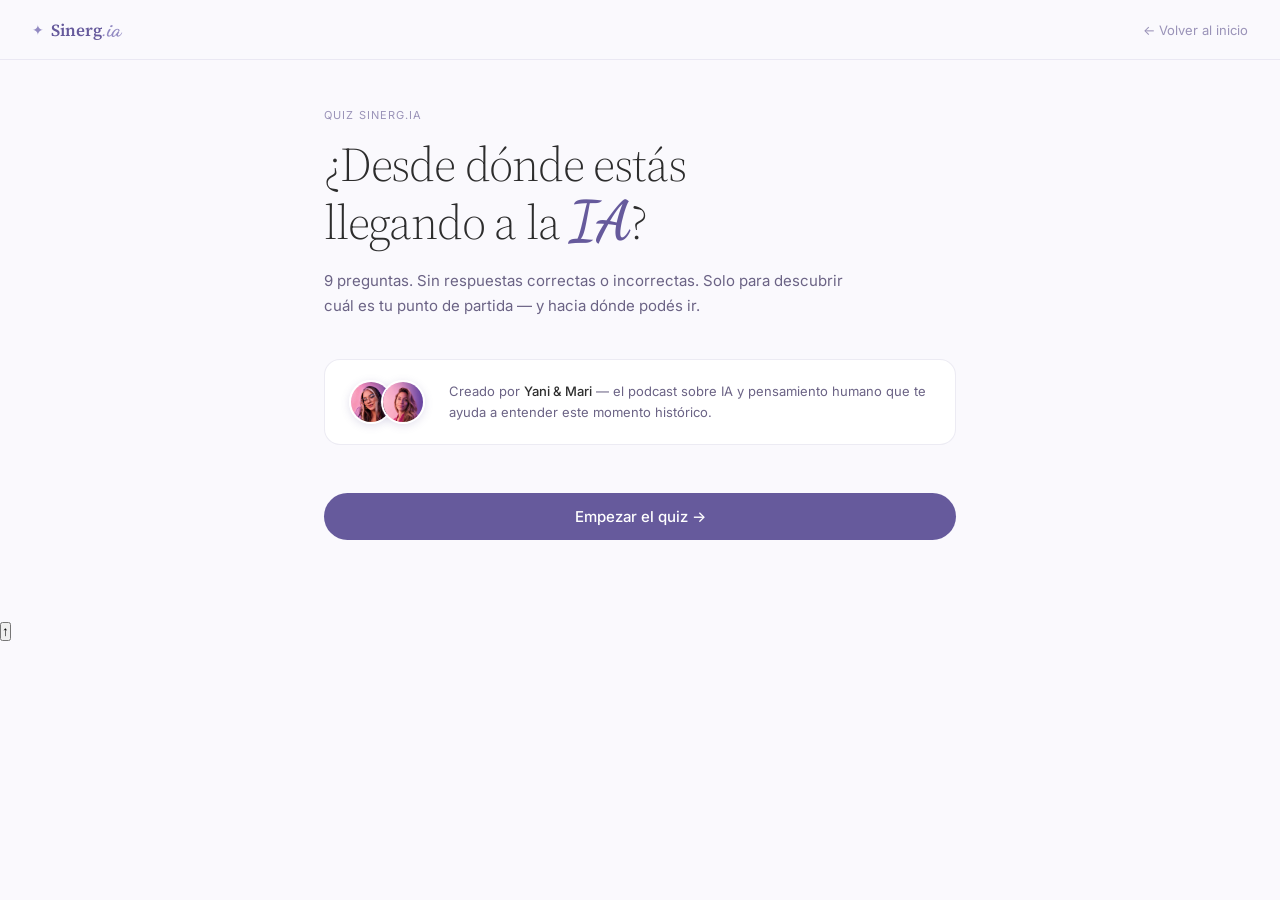
<file: quiz/index.html>
<!DOCTYPE html>
<html lang="es">

<head>
  <meta charset="UTF-8" />
  <meta name="viewport" content="width=device-width, initial-scale=1.0" />
  <title>¿Cuál es tu perfil de IA? — SINERG.ia</title>
  <meta name="description"
    content="Descubre tu perfil de inteligencia artificial con el quiz de SINERG.ia. Alma creativa, Alma curiosa, Mente crítica o Mente práctica." />
  <link rel="apple-touch-icon" sizes="180x180" href="/assets/favicon/apple-touch-icon.png">
  <link rel="icon" type="image/png" sizes="32x32" href="/assets/favicon/favicon-32x32.png">
  <link rel="icon" type="image/png" sizes="16x16" href="/assets/favicon/favicon-16x16.png">
  <link rel="manifest" href="/assets/favicon/site.webmanifest">
  <link rel="preconnect" href="https://fonts.googleapis.com" />
  <link
    href="https://fonts.googleapis.com/css2?family=Dancing+Script:wght@400;600;700&family=Source+Serif+4:ital,wght@0,300;0,400;0,600;1,300;1,400;1,600&family=Inter:wght@300;400;500;600&display=swap"
    rel="stylesheet" />
  <link rel="stylesheet" href="../css/quiz.css" />
</head>

<body>

  <nav class="nav">
    <a class="nav-logo" href="/">
      <span style="font-size:14px;color:#928ac2;">✦</span>
      <span class="nav-wm">Sinerg<em>.ia</em></span>
    </a>
    <a class="nav-back" href="/">← Volver al inicio</a>
  </nav>

  <div class="wrap">

    <!-- ══ PANTALLA 1: INTRO ══ -->
    <div class="screen active" id="screen-intro">
      <p class="intro-eyebrow">Quiz SINERG.ia</p>
      <h1 class="intro-title">¿Desde dónde estás<br>llegando a la <span class="sc">IA</span>?</h1>
      <p class="intro-sub">9 preguntas. Sin respuestas correctas o incorrectas. Solo para descubrir cuál es tu punto de
        partida — y hacia dónde podés ir.</p>
      <div class="host-mini">
        <div class="hm-photos">
          <img class="hm-photo" src="../assets/img/persona/yani.webp" alt="Yani" />
          <img class="hm-photo" src="../assets/img/persona/mari.webp" alt="Mari" />
        </div>
        <p class="hm-text">Creado por <strong>Yani & Mari</strong> — el podcast sobre IA y pensamiento humano que te
          ayuda a entender este momento histórico.</p>
      </div>
      <button class="btn" onclick="irA('screen-datos')">Empezar el quiz →</button>
    </div>

    <!-- ══ PANTALLA 2: DATOS ══ -->
    <div class="screen" id="screen-datos">
      <p class="form-title">Antes de empezar, cuéntanos un poco de ti</p>
      <p class="form-sub">Tus datos son solo para personalizar tu resultado. No los compartimos con nadie.</p>

      <div class="field-row">
        <div class="field">
          <label>Nombre</label>
          <input type="text" id="f-nombre" placeholder="Tu nombre" autocomplete="given-name" />
        </div>
        <div class="field">
          <label>País</label>
          <input type="text" id="f-pais" placeholder="Tu país" autocomplete="country-name" />
        </div>
      </div>
      <div class="field">
        <label>Correo electrónico</label>
        <input type="email" id="f-email" placeholder="sinerg@ia.com" autocomplete="email" />
      </div>
      <div class="field">
        <label>Teléfono <span class="opt">(opcional)</span></label>
        <input type="tel" id="f-tel" placeholder="+57 300 000 0000" autocomplete="tel" />
      </div>
      <button class="btn" onclick="validarDatos()">Continuar al quiz →</button>
      <p id="datos-error" style="color:#c0392b;font-size:13px;margin-top:.75rem;display:none;">Por favor completa
        nombre, país y correo para continuar.</p>
    </div>

    <!-- ══ PANTALLA 3: QUIZ ══ -->
    <div class="screen" id="screen-quiz">
      <div class="progress-wrap">
        <div class="progress-meta">
          <span class="progress-label" id="prog-label">Pregunta 1 de 9</span>
          <span class="progress-num" id="prog-num">1 / 9</span>
        </div>
        <div class="progress-bar">
          <div class="progress-fill" id="prog-fill" style="width:11%"></div>
        </div>
      </div>
      <div id="q-container"></div>
    </div>

    <!-- ══ PANTALLA 4: RESULTADO ══ -->
    <div class="screen" id="screen-resultado">
      <div class="result-header">
        <p class="result-eyebrow">Tu perfil SINERG.ia</p>
        <div class="result-name-big" id="res-nombre-perfil"></div>
        <p class="result-tagline" id="res-tagline"></p>
      </div>

      <div class="result-card" id="res-card">
        <div class="result-card-inner" id="res-inner">
          <p class="result-desc" id="res-desc"></p>
          <div class="result-traits" id="res-traits"></div>
          <div class="result-tools">
            <div class="result-tools-label">Herramientas que te van bien</div>
            <div class="result-tools-list" id="res-tools"></div>
          </div>
          <p class="result-quote" id="res-quote"></p>
        </div>
      </div>

      <!-- TIP + PROMPT -->
      <div class="tip-section" id="res-tip-section">
        <div class="tip-header">
          <div class="tip-icon" id="res-tip-icon"></div>
          <div>
            <div class="tip-label" id="res-tip-label"></div>
          </div>
        </div>
        <p class="tip-title" id="res-tip-title"></p>
        <p class="tip-text" id="res-tip-text"></p>
        <div class="prompt-box">
          <div class="prompt-label">✦ Prompt de la semana para tu perfil</div>
          <p class="prompt-text" id="res-prompt-text"></p>
          <button class="copy-btn" id="copy-btn" onclick="copiarPrompt()">
            <span>📋</span> Copiar prompt
          </button>
        </div>
      </div>

      <div class="share-section">
        <div class="share-title">✨ Descarga tu tarjeta y compártela</div>
        <p class="share-sub">Guarda tu imagen y compártela en tus historias de Instagram. ¡Etiquétanos
          <strong>@lasinerg.ia</strong> para que te veamos!
        </p>
        <div class="share-preview"><img id="share-img-preview" alt="Tu perfil SINERG.ia" /></div>
        <div class="share-btns">
          <button class="btn btn-download" onclick="descargarImagen()">⬇ Descargar mi tarjeta</button>
          <button class="btn btn-ig" onclick="abrirInstagram()">Síguenos en Instagram</button>
        </div>
      </div>

      <a class="restart-link" onclick="reiniciar()">↺ Volver a hacer el quiz</a>
    </div>

  </div>

  <!-- /wrap -->

  <canvas id="share-canvas" width="1080" height="1920"></canvas>
  <script src="../js/script.js"></script>
  <script src="/js/habilitarCopy.js"></script>
  <button id="scrollTopBtn" class="scroll-top-btn" aria-label="Volver arriba">↑</button>
</body>

</html>
</file>
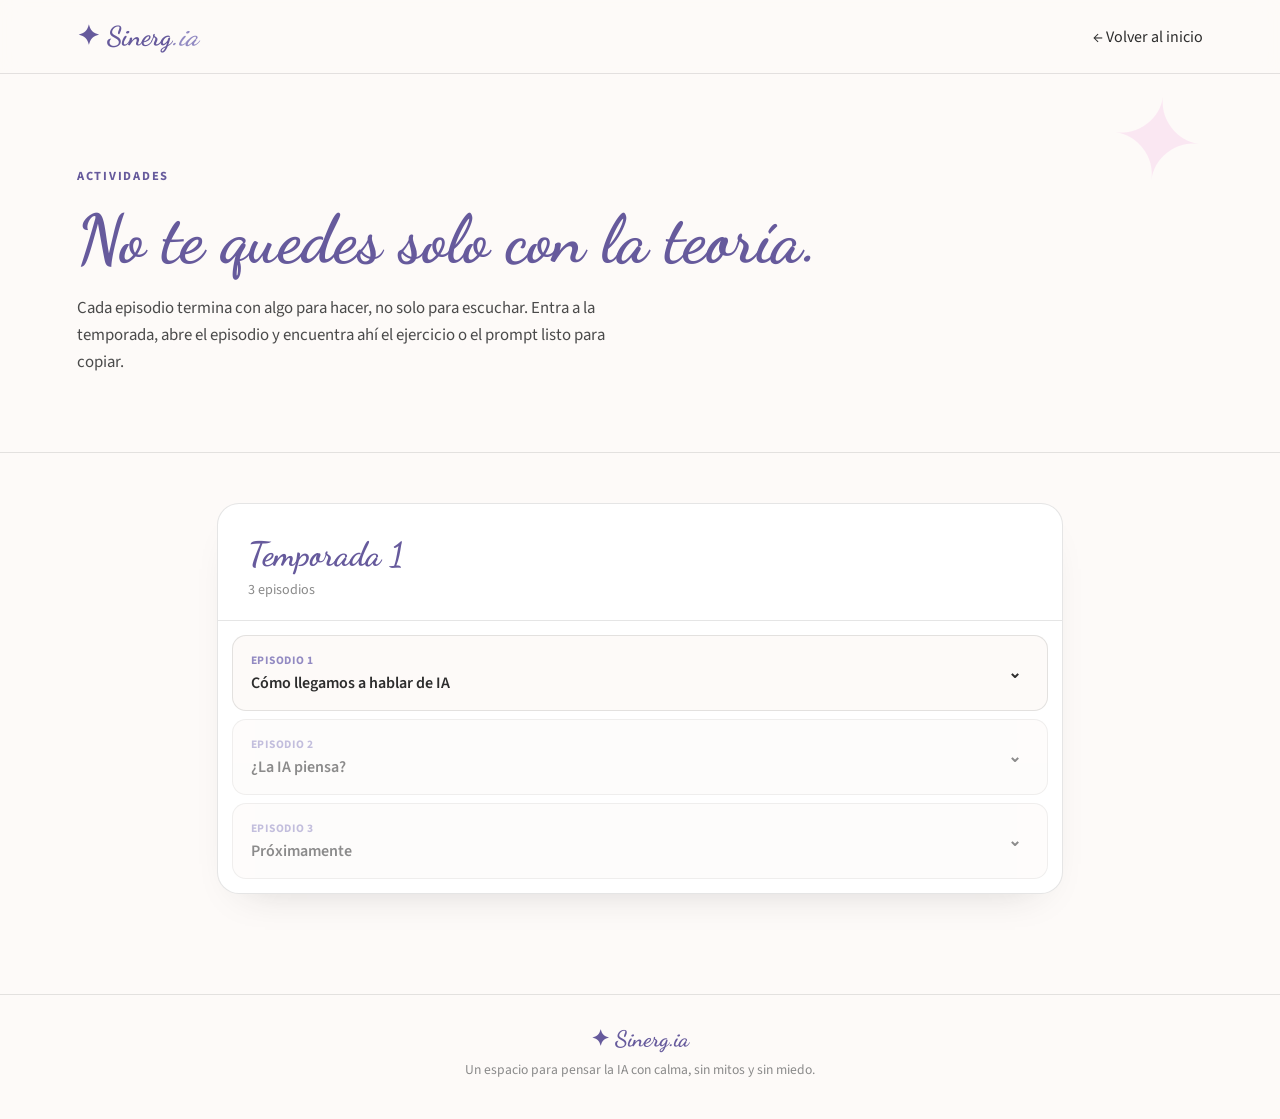
<file: actividades/actividades.html>
<!DOCTYPE html>
<html lang="es">

<head>
  <meta charset="UTF-8">
  <meta name="viewport" content="width=device-width, initial-scale=1.0">
  <title>Actividades — SINERG.ia</title>
  <meta name="description"
    content="Las actividades prácticas de cada episodio de SINERG.ia: prompts, ejercicios y retos para llevar la IA a tu día a día.">
  <link rel="apple-touch-icon" sizes="180x180" href="/assets/favicon/apple-touch-icon.png">
  <link rel="icon" type="image/png" sizes="32x32" href="/assets/favicon/favicon-32x32.png">
  <link rel="icon" type="image/png" sizes="16x16" href="/assets/favicon/favicon-16x16.png">
  <link rel="manifest" href="/assets/favicon/site.webmanifest">
  <link rel="preconnect" href="https://fonts.googleapis.com">
  <link rel="preconnect" href="https://fonts.gstatic.com" crossorigin>
  <link
    href="https://fonts.googleapis.com/css2?family=Dancing+Script:wght@600;700&family=Source+Sans+3:wght@400;500;600;700&display=swap"
    rel="stylesheet">
  <link rel="stylesheet" href="/css/actividades.css">
</head>

<body>

  <header>
    <a href="https://lasinergia.com.co/" class="logo">✦ Sinerg<em>.ia</em></a>
    <div class="navlinks">
      <a href="https://lasinergia.com.co/" class="back">← Volver al inicio</a>
    </div>
  </header>

  <section class="hero">
    <span class="eyebrow">Actividades</span>
    <h1>No te quedes solo con la teoría.</h1>
    <p>Cada episodio termina con algo para hacer, no solo para escuchar. Entra a la temporada, abre el episodio y
      encuentra ahí el ejercicio o el prompt listo para copiar.</p>
  </section>

  <main>
    <div class="season-grid">

      <!-- ============ TEMPORADA 1 ============ -->
      <div class="season">
        <div class="season-head">
          <h2 class="season-title">Temporada 1</h2>
          <span class="season-sub">3 episodios</span>
        </div>

        <ul class="episode-list">

          <!-- Episodio 1 -->
          <li class="episode-item">
            <button class="episode-toggle" onclick="toggleEpisode(this)">
              <span>
                <span class="ep-num">Episodio 1</span>
                <span class="ep-name">Cómo llegamos a hablar de IA</span>
              </span>
              <span class="chev">⌄</span>
            </button>
            <div class="episode-body">
              <div class="episode-inner">
                <span class="activity-label">Actividad práctica</span>

                <ol class="step-list">
                  <li>Abre tu modelo de lenguaje favorito: <strong>Claude</strong>, <strong>ChatGPT</strong> o
                    <strong>Gemini</strong>.</li>
                  <li>Copia el prompt de abajo y pégalo en una conversación nueva.</li>
                  <li>Reemplaza <strong>[lista]</strong> con tus tareas reales de hoy o de la semana.</li>
                  <li>Lee la respuesta y quédate con el orden que te propone: empieza por ahí.</li>
                </ol>

                <div class="tool-row">
                  <a class="tool-chip" href="https://claude.ai/" target="_blank" rel="noopener">🟣 Claude</a>
                  <a class="tool-chip" href="https://chatgpt.com/" target="_blank" rel="noopener">🟢 ChatGPT</a>
                  <a class="tool-chip" href="https://gemini.google.com/" target="_blank" rel="noopener">🔵 Gemini</a>
                </div>

                <div class="prompt-box">
                  <span id="prompt1">Actúa como un asistente que me ayuda a organizar mi día.<br>Estas son mis tareas:
                    <span class="ph">[lista]</span>.<br>Ayúdame a ordenarlas, priorizarlas y simplificarlas.</span>
                  <button class="copy-btn" onclick="copyPrompt('prompt1', this)">Copiar prompt</button>
                </div>

                <p class="hint"><b>Tip:</b> entre más concreta sea tu lista (con tiempos, fechas o lugares), más útil va
                  a ser la respuesta.</p>
              </div>
            </div>
          </li>

          <!-- Episodio 2 (placeholder) -->
          <li class="episode-item disabled">
            <button class="episode-toggle" disabled>
              <span>
                <span class="ep-num">Episodio 2</span>
                <span class="ep-name">¿La IA piensa?</span>
              </span>
              <span class="chev">⌄</span>
            </button>
            <div class="episode-body">
              <div class="placeholder-text">La actividad se publica junto con el episodio. Próximamente ✦</div>
            </div>
          </li>

          <!-- Episodio 3 (placeholder) -->
          <li class="episode-item disabled">
            <button class="episode-toggle" disabled>
              <span>
                <span class="ep-num">Episodio 3</span>
                <span class="ep-name">Próximamente</span>
              </span>
              <span class="chev">⌄</span>
            </button>
            <div class="episode-body">
              <div class="placeholder-text">La actividad se publica junto con el episodio. Próximamente ✦</div>
            </div>
          </li>

        </ul>
      </div>
      <!-- ========== fin Temporada 1 ========== -->

      <!--
      Para una Temporada 2, duplica todo el bloque <div class="season"> ... </div>
      de arriba, cambia el título y agrega sus <li class="episode-item"> con
      la misma estructura que el Episodio 1.
    -->

    </div>
  </main>

  <footer>
    <span class="logo">✦ Sinerg.ia</span>
    Un espacio para pensar la IA con calma, sin mitos y sin miedo.
  </footer>

  <script src="/js/script.js"></script>

</body>

</html>
</file>
<file: css/styles.css>
/* ============================================
   SINERG.ia — styles.css
   Paleta: #665a9c · #928ac2 · #f7c4e9 · #fbdad2 · #2d2d2d
   Fuentes: Dancing Script · Source Serif 4 · Inter
   ============================================ */

*, *::before, *::after { box-sizing: border-box; margin: 0; padding: 0; }

:root {
  --p:  #665a9c;
  --pm: #928ac2;
  --pk: #f7c4e9;
  --bl: #fbdad2;
  --dk: #2d2d2d;
  --mu: #9a93b8;
  --bg: #faf9fd;
  --wh: #ffffff;
  --sc: 'Dancing Script', cursive;
  --se: 'Source Serif 4', Georgia, serif;
  --sa: 'Inter', system-ui, sans-serif;
}

html { scroll-behavior: smooth; }
body {
  font-family: var(--sa);
  background: var(--bg);
  color: var(--dk);
  -webkit-font-smoothing: antialiased;
  -webkit-user-select: none;
  -ms-user-select: none;    
  user-select: none; 
}

/* NAV */
.nav {
  position: sticky; top: 0; z-index: 100;
  background: rgba(250,249,253,0.94); backdrop-filter: blur(16px);
  border-bottom: 0.5px solid rgba(102,90,156,.1);
  padding: 0 2rem;
  display: flex; align-items: center; justify-content: space-between;
  height: 64px;
}
.nav-logo { display: flex; align-items: center; gap: 8px; text-decoration: none; }
.nav-stars { font-size: 15px; color: var(--pm); letter-spacing: -2px; }
.nav-wordmark { font-family: var(--se); font-weight: 600; font-size: 18px; color: var(--p); letter-spacing: -0.01em; }
.nav-wordmark em { font-family: var(--sc); font-weight: 700; font-style: normal; font-size: 22px; color: var(--pm); }
.nav-links { display: flex; gap: 2rem; list-style: none; }
.nav-links a { text-decoration: none; font-size: 13px; color: #5a5370; transition: color .2s; }
.nav-links a:hover { color: var(--p); }
.nav-right { display: flex; align-items: center; gap: 12px; }
.nav-quiz {
  background: rgba(247,196,233,.25); color: var(--p);
  padding: 7px 16px; border-radius: 100px; font-size: 12px; text-decoration: none;
  border: 1px solid rgba(102,90,156,.2); transition: background .2s; white-space: nowrap;
}
.nav-quiz:hover { background: rgba(247,196,233,.5); }
.nav-cta {
  background: var(--p); color: white;
  padding: 8px 20px; border-radius: 100px; font-size: 13px; text-decoration: none;
  transition: opacity .2s;
}
.nav-cta:hover { opacity: .85; }

/* HERO */
.hero {
  max-width: 1040px; margin: 0 auto;
  padding: 0rem 2rem 0rem;
  display: grid; grid-template-columns: 1fr 1fr;
  gap: 3rem; align-items: center; min-height: 88vh;
}
.hero-eyebrow {
  display: inline-flex; align-items: center; gap: 8px;
  background: rgba(247,196,233,.25); color: var(--p);
  padding: 6px 16px; border-radius: 100px; font-size: 12px; letter-spacing: .05em;
  margin-bottom: 2rem; border: .5px solid rgba(146,138,194,.2);
}
.dot-live { width: 6px; height: 6px; border-radius: 50%; background: #7ed4a0; display: inline-block; }
.hero-h1 {
  font-family: var(--se); font-size: clamp(2.6rem, 4.5vw, 3.8rem);
  font-weight: 400; line-height: 1.1; letter-spacing: -.025em;
  color: var(--dk); margin-bottom: 1.6rem;
}
.hero-h1 .sc { font-family: var(--sc); font-weight: 700; font-style: normal; color: var(--p); font-size: 1.15em; }
.hook-block {
  background: linear-gradient(135deg, rgba(102,90,156,.06), rgba(247,196,233,.1));
  border-left: 2.5px solid var(--p); border-radius: 0 12px 12px 0;
  padding: 1.25rem 1.5rem; margin-bottom: 2.5rem;
}
.hook-block p { font-family: var(--se); font-size: 1.05rem; font-style: italic; color: var(--dk); line-height: 1.65; font-weight: 300; }
.hook-block strong { font-style: normal; font-weight: 600; color: var(--p); }
.hero-btns { display: flex; gap: 12px; flex-wrap: wrap; }
.btn-primary {
  background: var(--p); color: white; padding: 13px 26px;
  border-radius: 100px; text-decoration: none; font-size: 14px;
  transition: opacity .2s; display: inline-flex; align-items: center; gap: 8px;
}
.btn-primary:hover { opacity: .85; }
.btn-secondary {
  background: transparent; color: var(--p); padding: 12px 24px;
  border-radius: 100px; text-decoration: none; font-size: 14px;
  border: 1px solid rgba(102,90,156,.3); transition: border-color .2s;
}
.btn-secondary:hover { border-color: var(--p); }

/* HERO FOTO */
.hero-photo-wrap {
  position: relative; border-radius: 24px; overflow: hidden;
  box-shadow: 0 32px 80px rgba(102,90,156,.25);
  aspect-ratio: 3/4; max-height: 580px;
}
.hero-photo-wrap img { width: 100%; height: 100%; object-fit: cover; object-position: center top; display: block; }
.hero-photo-label {
  position: absolute; bottom: 1.25rem; left: 1.25rem; right: 1.25rem;
  background: rgba(250,249,253,.88); backdrop-filter: blur(12px);
  border-radius: 14px; padding: 1rem 1.25rem;
  display: flex; justify-content: space-between; align-items: center;
  border: .5px solid rgba(102,90,156,.12);
}
.host-pill { display: flex; align-items: center; gap: 8px; }
.host-pill-dot { width: 8px; height: 8px; border-radius: 50%; }
.dot-y { background: var(--p); }
.dot-m { background: #c569a5; }
.host-pill-name { font-family: var(--sc); font-size: 1.1rem; font-weight: 700; line-height: 1; }
.hp-y { color: var(--p); }
.hp-m { color: #c569a5; }
.host-pill-role { font-size: 10px; color: var(--mu); letter-spacing: .03em; text-transform: uppercase; }

/* SECTIONS */
.sec { max-width: 1040px; margin: 0 auto; padding: 5rem 2rem; }
.eyebrow { font-size: 11px; letter-spacing: .1em; color: var(--mu); text-transform: uppercase; margin-bottom: 1rem; }
.sec-title {
  font-family: var(--se); font-size: clamp(2rem,3.5vw,2.8rem);
  font-weight: 300; line-height: 1.15; letter-spacing: -.02em;
  color: var(--dk); margin-bottom: 1.5rem;
}
.sec-title .sc { font-family: var(--sc); font-weight: 700; font-style: normal; color: var(--p); font-size: 1.1em; display: inline; }
.sec-lead { font-size: 16px; color: #6b6385; line-height: 1.75; max-width: 580px; font-weight: 300; }

/* NOSOTRAS */
.tension-bar {
  display: flex; align-items: center; gap: 1.5rem;
  background: var(--wh); border-radius: 16px;
  border: .5px solid rgba(102,90,156,.12); padding: 1.75rem 2rem;
  margin: 2.5rem 0;
}
.tb-side { flex: 1; }
.tb-label { font-size: 10px; letter-spacing: .08em; text-transform: uppercase; color: var(--mu); margin-bottom: 6px; }
.tb-name { font-family: var(--sc); font-size: 2rem; font-weight: 700; line-height: 1; }
.tb-name.y { color: var(--p); }
.tb-name.m { color: #c569a5; }
.tb-desc { font-size: 13px; color: #6b6385; line-height: 1.6; margin-top: 6px; }
.tb-div { display: flex; flex-direction: column; align-items: center; gap: 6px; }
.tb-line { width: .5px; height: 40px; background: rgba(102,90,156,.2); }
.tb-x { font-size: 12px; letter-spacing: .1em; color: var(--pm); }

.about-grid { display: grid; grid-template-columns: 1fr 1fr; gap: 1.5rem; margin-top: 1.8rem; }
.acard { background: var(--wh); border-radius: 20px; border: .5px solid rgba(102,90,156,.12); padding: 2rem; display: flex; flex-direction: column; }
.acard-top { display: flex; align-items: center; gap: 1rem; margin-bottom: 1.25rem; }
.acard-photo { width: 132px; height: 132px; border-radius: 50%; overflow: hidden; flex-shrink: 0; border: 2.5px solid var(--wh); box-shadow: 0 4px 16px rgba(102,90,156,.2); }
.acard-photo img { width: 100%; height: 100%; object-fit: cover; object-position: top; }
.acard-name { font-family: var(--sc); font-size: 1.8rem; font-weight: 700; line-height: 1; }
.acard-name.y { color: var(--p); }
.acard-name.m { color: #c569a5; }
.acard-role { font-size: 13px; font-weight: 500; color: var(--dk); margin-top: 2px; }
.acard-from { font-size: 11px; color: var(--mu); letter-spacing: .03em; text-transform: uppercase; }
.acard-bio { font-size: 14px; color: #6b6385; line-height: 1.7; flex: 1; }
.acard-badge { display: inline-block; margin-top: 1.25rem; font-size: 11px; padding: 4px 14px; border-radius: 100px; }
.by { background: rgba(102,90,156,.1); color: var(--p); }
.bm { background: rgba(247,196,233,.3); color: #8a3870; }

.insight { background: var(--dk); border-radius: 20px; padding: 2.5rem; display: flex; gap: 1.5rem; margin-top: 2rem; }
.iq { font-family: var(--sc); font-size: 5rem; font-weight: 700; color: var(--pm); line-height: .75; flex-shrink: 0; }
.it { font-family: var(--se); font-size: 1.2rem; font-style: italic; color: rgba(255,255,255,.9); line-height: 1.65; font-weight: 300; }
.it strong { font-style: normal; color: var(--pk); font-weight: 400; }
.ia { font-size: 12px; color: rgba(255,255,255,.4); margin-top: 1rem; letter-spacing: .04em; }

/* PODCAST */
.spotify-badge {
  display: inline-flex; align-items: center; gap: 10px;
  background: #1DB954; color: white; padding: 10px 20px; border-radius: 100px;
  text-decoration: none; font-size: 13px; font-weight: 500; margin-bottom: 2rem;
  transition: opacity .2s;
  margin-right: 10px;
}

.spotify-icon { width: 32px; height: 32px; fill: white; }
.spotify-badge:hover { opacity: .88; }

.youtube-badge {
  display: inline-flex; align-items: center; gap: 10px;
  background: #FF0033; color: white; padding: 10px 20px; border-radius: 100px;
  text-decoration: none; font-size: 13px; font-weight: 500; margin-bottom: 2rem;
  transition: opacity .2s;
}

.youtube-icon { width: 32px; height: 32px; fill: white; }
.youtube-badge:hover { opacity: .88; }

.ep-list { border-top: .5px solid rgba(102,90,156,.1); }
.ep-row {
  display: flex; align-items: center; gap: 1.5rem;
  padding: 1.25rem 0; border-bottom: .5px solid rgba(102,90,156,.1);
  text-decoration: none; color: inherit; transition: padding-left .2s;
}
.ep-row.clickable:hover { padding-left: 8px; }
.ep-num { font-family: var(--se); font-size: 12px; color: var(--mu); width: 3rem; flex-shrink: 0; font-style: italic; }
.ep-info { flex: 1; }
.ep-t { font-size: 15px; font-weight: 400; color: var(--dk); margin-bottom: 3px; }
.ep-m { font-size: 12px; color: var(--mu); }
.ep-arr { color: var(--pm); font-size: 20px; }
.ep-row.dimmed { opacity: .35; cursor: default; pointer-events: none; }

/* OFERTA */
.offer-grid { display: grid; grid-template-columns: 1fr 1fr; gap: 1rem; margin-top: 2.5rem; }
.ocard {
  background: var(--wh); border-radius: 18px;
  border: .5px solid rgba(102,90,156,.12); padding: 1.75rem;
  text-decoration: none; color: inherit; display: block;
  transition: transform .2s, border-color .2s;
}
.ocard.clickable:hover { transform: translateY(-3px); border-color: rgba(102,90,156,.4); }
.ocard.featured { border: 1.5px solid var(--p); }
.ocard.disabled { opacity: .5; pointer-events: none; cursor: default; }
.obadge { display: inline-block; font-size: 10px; padding: 3px 10px; border-radius: 100px; letter-spacing: .05em; margin-bottom: 1rem; text-transform: uppercase; }
.ob1 { background: rgba(102,90,156,.1); color: var(--p); }
.ob2 { background: rgba(247,196,233,.25); color: #8a3870; }
.ob3 { background: rgba(126,212,160,.15); color: #2a7a50; }
.ob4 { background: rgba(251,218,210,.4); color: #9a5040; }
.ot { font-family: var(--se); font-size: 1.15rem; font-weight: 400; margin-bottom: .5rem; color: var(--dk); }
.od { font-size: 13px; color: #7a7399; line-height: 1.65; }
.ol { font-size: 13px; color: var(--p); margin-top: 1rem; display: inline-block; }
.ocard.disabled .ol { color: var(--mu); }
.ocard-icon { font-size: 1.8rem; margin-bottom: .6rem; }

/* CONTACTO */
.contact-wrap { max-width: 1000px; margin: 0 auto 5rem; padding: 0 2rem; }
.contact-inner { background: var(--dk); border-radius: 24px; padding: 4rem 3rem; text-align: center; }
.contact-inner .eyebrow { color: var(--pm); }
.contact-inner .sec-title { color: white; font-size: clamp(1.8rem,3vw,2.4rem); }
.contact-inner .sc { color: var(--pk); }
.c-sub { color: rgba(255,255,255,.5); font-size: 15px; line-height: 1.7; max-width: 440px; margin: 0 auto 2.5rem; }
.cgrid { display: flex; gap: 1rem; justify-content: center; flex-wrap: wrap; }
.citem {
  background: rgba(255,255,255,.06); border: .5px solid rgba(255,255,255,.1);
  border-radius: 14px; padding: 1.25rem 1.5rem; text-align: left;
  text-decoration: none; color: white; min-width: 160px; transition: background .2s;
  display: flex; flex-direction: column; gap: 4px;
}
.citem:hover { background: rgba(255,255,255,.1); }
.citem.disabled { opacity: .45; pointer-events: none; }
.citem-icon { font-size: 1.2rem; margin-bottom: 4px; }
.citem-lbl { font-size: 11px; color: rgba(255,255,255,.4); letter-spacing: .04em; text-transform: uppercase; }
.citem-val { font-size: 14px; }

/* FOOTER */
.footer {
  border-top: .5px solid rgba(102,90,156,.1); padding: 2rem;
  display: flex; align-items: center; justify-content: space-between;
  max-width: 1040px; margin: 0 auto; font-size: 12px; color: var(--mu);
}
.f-logo { font-family: var(--se); font-size: 15px; color: var(--p); font-weight: 600; }
.f-logo em { font-family: var(--sc); font-style: normal; font-size: 18px; color: var(--pm); }
.f-links { display: flex; gap: 1.5rem; }
.f-links a { color: var(--mu); text-decoration: none; transition: color .2s; }
.f-links a:hover { color: var(--p); }
.f-social { display: flex; gap: 1rem; align-items: center; }
.f-social a { color: var(--mu); text-decoration: none; font-size: 12px; display: flex; align-items: center; gap: 5px; transition: color .2s; }
.f-social a:hover { color: var(--p); }

/* RESPONSIVE */
@media (max-width: 768px) {
  .hero { grid-template-columns: 1fr; min-height: auto; padding-top: 2.5rem; }
  .about-grid, .offer-grid { grid-template-columns: 1fr; }
  .tension-bar { flex-direction: column; text-align: center; }
  .tb-div { flex-direction: row; }
  .tb-line { width: 40px; height: .5px; }
  .nav-links { display: none; }
  .nav-quiz { font-size: 11px; padding: 6px 12px; }
  .contact-inner { padding: 2.5rem 1.5rem; }
  .footer { flex-direction: column; gap: 1.25rem; text-align: center; }
  .f-links, .f-social { justify-content: center; }
  .insight { flex-direction: column; gap: 1rem; }
  .hero-photo-label { flex-direction: column; gap: .75rem; align-items: flex-start; }
}

/* --- ANIMACION GOTO ID --- */
@keyframes ping-morado {
  0% {
    background-color: rgba(147, 51, 234, 0.25); /* Color morado translúcido */
    box-shadow: inset 0 0 20px rgba(147, 51, 234, 0.4), 0 0 30px rgba(147, 51, 234, 0.2);
  }
  40% {
    background-color: rgba(147, 51, 234, 0.15);
  }
  100% {
    background-color: transparent;
    box-shadow: inset 0 0 0 transparent, 0 0 0 transparent;
  }
}

section:target, 
.contact-wrap:target {
  animation: ping-morado 1.8s ease-out;
  border-radius: 8px;
}
/* --- FIN ANIMACION GOTO ID --- */

/* --- ANIMACION GOTO BTN --- */
section:target, 
.contact-wrap:target,
.ocard:target { /* <-- Ahora el Quiz también recibirá el flash morado */
  animation: ping-morado 1.8s ease-out;
  border-radius: 12px;
}

@keyframes ping-morado {
  0% {
    background-color: rgba(147, 51, 234, 0.25);
    box-shadow: inset 0 0 20px rgba(147, 51, 234, 0.4), 0 0 30px rgba(147, 51, 234, 0.2);
  }
  40% {
    background-color: rgba(147, 51, 234, 0.15);
  }
  100% {
    background-color: transparent;
    box-shadow: inset 0 0 0 transparent, 0 0 0 transparent;
  }
}

.btn-primary, 
.btn-secondary, 
.nav-quiz, 
.nav-cta,
.ocard {
  position: relative;
  transition: transform 0.2s ease, box-shadow 0.4s ease;
}

.btn-primary:active, 
.btn-secondary:active, 
.nav-quiz:active, 
.nav-cta:active,
.ocard:active {
  transform: scale(0.96); /* Efecto físico de presionar */
  animation: pulso-feedback 0.4s ease-out;
}

@keyframes pulso-feedback {
  0% {
    box-shadow: 0 0 0 0px rgba(147, 51, 234, 0.8);
  }
  100% {
    box-shadow: 0 0 0 14px rgba(147, 51, 234, 0);
  }
}

/* --- FIN ANIMACION GOTO BTN --- */

/* --- MODAL EASTER EGG --- */
.modal-overlay {
  position: fixed;
  top: 0;
  left: 0;
  width: 100%;
  height: 100%;
  background: rgba(15, 11, 42, 0.75);
  backdrop-filter: blur(4px);
  display: flex;
  justify-content: center;
  align-items: center;
  z-index: 10000;
}

.modal-content {
  background: #131129;
  color: #ffffff;
  padding: 2rem;
  border-radius: 12px;
  border: 2px solid #9333ea;
  box-shadow: 0 0 25px rgba(147, 51, 234, 0.4);
  position: relative;
  max-width: 420px;
  width: 90%;
  font-family: sans-serif;
}

.modal-divider {
  height: 1px;
  background: linear-gradient(90deg, transparent, #9333ea, transparent);
  margin: 1rem 0;
}

.close-modal {
  position: absolute;
  top: 12px;
  right: 18px;
  font-size: 26px;
  cursor: pointer;
  color: #a78bfa;
  transition: color 0.2s ease;
}

.close-modal:hover {
  color: #ffffff;
}

.modal-content a {
  color: #c084fc;
  text-decoration: none;
  font-weight: bold;
}

.modal-content a:hover {
  text-decoration: underline;
}
/* --- FIN MODAL EASTER EGG --- */

/* --- DESHABILITAR CLIC DERECHO --- */
img {
  -webkit-user-drag: none;
  -khtml-user-drag: none;
  -moz-user-drag: none;
  -o-user-drag: none;
  -webkit-user-select: none;
  -moz-user-select: none;
  -ms-user-select: none;
  user-select: none;
}

/* --- MODAL POP UP --- */
.modal-overlay2 {
  position: fixed;
  top: 0;
  left: 0;
  width: 100%;
  height: 100%;
  background: rgba(15, 11, 42, 0);
  backdrop-filter: blur(2px);
  display: flex;
  justify-content: center;
  align-items: center;
  z-index: 10000;
}

.modal-content {
  background: var(--wh);
  color: #ffffff;
  padding: 2rem;
  border-radius: 12px;
  border: 2px solid var(--mu);
  box-shadow: 0 0 25px var();
  position: relative;
  max-width: 420px;
  width: 90%;
  font-family: sans-serif;
}

.modal-divider {
  height: 1px;
  background: linear-gradient(90deg, transparent, #9333ea, transparent);
  margin: 1rem 0;
}

.close-modal {
  position: absolute;
  top: 12px;
  right: 18px;
  font-size: 26px;
  cursor: pointer;
  color: #a78bfa;
  transition: color 0.2s ease;
}

.close-modal:hover {
  color: #000000;
}

.modal-content a {
  color: #c084fc;
  text-decoration: none;
  font-weight: bold;
}

.modal-content a:hover {
  text-decoration: underline;
}
/* --- FIN MODAL EASTER EGG --- */

/* Aseguramos que la fila principal no se rompa */
.ep-row {
  display: flex;
  align-items: flex-start;
  gap: 1rem;
  /* (Tus otros estilos de padding y borders se mantienen iguales) */
}

/* Contenedor de las acciones (Botones) */
.ep-actions {
  display: flex;
  gap: 0.75rem;
  margin-top: 0.75rem;
}

/* Diseño de los botones redondos */
.icon-link {
  display: inline-flex;
  align-items: center;
  justify-content: center;
  width: 36px;
  height: 36px;
  border-radius: 50%;
  background-color: rgba(255, 255, 255, 0.05); /* Ajustá según si tu fondo es claro u oscuro */
  border: 1px solid rgba(150, 150, 150, 0.2);
  transition: all 0.2s ease;
}

.icon-link svg {
  width: 18px;
  height: 18px;
  fill: currentColor;
}

/* Colores de marca */
.spotify-link { color: #1DB954; }
.youtube-link { color: #FF0000; }

/* Efecto hover general */
.icon-link:hover {
  transform: scale(1.05);
  background-color: rgba(150, 150, 150, 0.1);
}

/* ------ EL TRUCO PARA EL EPISODIO 1 (Gris pero clickeable) ------ */
.dimmed-actions .icon-link {
  filter: grayscale(100%);
  opacity: 0.5;
}

/* Opcional: Al pasar el mouse por el gris, que recupere su color original */
.dimmed-actions .icon-link:hover {
  filter: grayscale(0%);
  opacity: 1; 
}

/* Pantallas de Desktop: Si querés que los botones se vayan a la derecha del todo */
@media (min-width: 768px) {
  .ep-info {
    display: flex;
    justify-content: space-between;
    align-items: center;
    width: 100%;
  }
  
  .ep-actions {
    margin-top: 0; 
    margin-left: 1rem;
    flex-shrink: 0; /* Evita que los botones se achiquen */
  }
}
</file>
<file: css/assets.css>
/* ESTE ARCHIVO SOLO SE USA PARA CSS REUTILIZABLE! */

/* --- Boton Especial --- */
.special-btn {
  --h-button: 48px;
  --w-button: 102px;
  --round: 0.75rem;
  cursor: pointer;
  position: relative;
  display: inline-flex;
  align-items: center;
  justify-content: center;
  overflow: hidden;
  transition: all 0.25s ease;
  background: radial-gradient(
      65.28% 65.28% at 50% 100%,
      rgba(223, 113, 255, 0.8) 0%,
      rgba(223, 113, 255, 0) 100%
    ),
    linear-gradient(0deg, #665a9c, #7a5af8);
  border-radius: var(--round);
  border: none;
  outline: none;
  padding: 12px 18px;
  text-decoration: none !important; /* Quita subrayado en el enlace padre */
}

.special-btn::before,
.special-btn::after {
  content: "";
  position: absolute;
  inset: var(--space);
  transition: all 0.5s ease-in-out;
  border-radius: calc(var(--round) - var(--space));
  z-index: 0;
  pointer-events: none; /* Evita que estas capas bloqueen el clic */
}

.special-btn::before {
  --space: 1px;
  background: linear-gradient(
    177.95deg,
    rgba(255, 255, 255, 0.19) 0%,
    rgba(255, 255, 255, 0) 100%
  );
}

.special-btn::after {
  --space: 2px;
  background: radial-gradient(
      65.28% 65.28% at 50% 100%,
      rgba(102, 90, 156, 0.833) 0%,
      rgba(223, 113, 255, 0) 100%
    ),
    linear-gradient(0deg, #665a9c, #928ac2);
}

.special-btn:active {
  transform: scale(0.95);
}

.fold {
  z-index: 1;
  position: absolute;
  top: 0;
  right: 0;
  height: 1rem;
  width: 1rem;
  display: inline-block;
  transition: all 0.5s ease-in-out;
  background: radial-gradient(
    100% 75% at 55%,
    rgba(137, 113, 255, 0.8) 0%,
    rgba(223, 113, 255, 0) 100%
  );
  box-shadow: 0 0 3px black;
  border-bottom-left-radius: 0.5rem;
  border-top-right-radius: var(--round);
  pointer-events: none; /* Evita que la esquina doble bloquee el clic */
}

.fold::after {
  content: "";
  position: absolute;
  top: 0;
  right: 0;
  width: 150%;
  height: 150%;
  transform: rotate(45deg) translateX(0%) translateY(-18px);
  background-color: #e8e8e8;
  pointer-events: none;
}

.special-btn:hover .fold {
  margin-top: -1rem;
  margin-right: -1rem;
}

.points_wrapper {
  overflow: hidden;
  width: 100%;
  height: 100%;
  pointer-events: none; /* Evita que las partículas bloqueen el clic */
  position: absolute;
  z-index: 1;
}

.points_wrapper .point {
  bottom: -10px;
  position: absolute;
  animation: floating-points infinite ease-in-out;
  pointer-events: none;
  width: 2px;
  height: 2px;
  background-color: #fff;
  border-radius: 9999px;
}

@keyframes floating-points {
  0% {
    transform: translateY(0);
  }
  85% {
    opacity: 0;
  }
  100% {
    transform: translateY(-55px);
    opacity: 0;
  }
}

.points_wrapper .point:nth-child(1) { left: 10%; opacity: 1; animation-duration: 2.35s; animation-delay: 0.2s; }
.points_wrapper .point:nth-child(2) { left: 30%; opacity: 0.7; animation-duration: 2.5s; animation-delay: 0.5s; }
.points_wrapper .point:nth-child(3) { left: 25%; opacity: 0.8; animation-duration: 2.2s; animation-delay: 0.1s; }
.points_wrapper .point:nth-child(4) { left: 44%; opacity: 0.6; animation-duration: 2.05s; }
.points_wrapper .point:nth-child(5) { left: 50%; opacity: 1; animation-duration: 1.9s; }
.points_wrapper .point:nth-child(6) { left: 75%; opacity: 0.5; animation-duration: 1.5s; animation-delay: 1.5s; }
.points_wrapper .point:nth-child(7) { left: 88%; opacity: 0.9; animation-duration: 2.2s; animation-delay: 0.2s; }
.points_wrapper .point:nth-child(8) { left: 58%; opacity: 0.8; animation-duration: 2.25s; animation-delay: 0.2s; }
.points_wrapper .point:nth-child(9) { left: 98%; opacity: 0.6; animation-duration: 2.6s; animation-delay: 0.1s; }
.points_wrapper .point:nth-child(10) { left: 65%; opacity: 1; animation-duration: 2.5s; animation-delay: 0.2s; }

.inner {
  z-index: 2;
  gap: 6px;
  position: relative;
  width: 100%;
  color: white;
  display: inline-flex;
  align-items: center;
  justify-content: center;
  font-size: 16px;
  font-weight: 500;
  line-height: 1.5;
  transition: color 0.2s ease-in-out;
  text-decoration: none !important; /* Fuerza la eliminación de cualquier subrayado heredado */
}

.inner svg.icon {
  width: 18px;
  height: 18px;
  transition: fill 0.1s linear;
}

.special-btn:focus svg.icon {
  fill: white;
}

.special-btn:hover svg.icon {
  fill: transparent;
  animation:
    dasharray 1s linear forwards,
    filled 0.1s linear forwards 0.95s;
}

@keyframes dasharray {
  from { stroke-dasharray: 0 0 0 0; }
  to { stroke-dasharray: 68 68 0 0; }
}

@keyframes filled {
  to { fill: white; }
}
</file>
<file: css/quiz.css>
/* ============================================
   SINERG.ia — quiz.css
   Paleta: #665a9c · #928ac2 · #f7c4e9 · #fbdad2 · #2d2d2d
   Fuentes: Dancing Script · Source Serif 4 · Inter
   ============================================ */

    *, *::before, *::after { box-sizing: border-box; margin: 0; padding: 0; }
    :root {
      --p: #665a9c; --pm: #928ac2; --pk: #f7c4e9; --bl: #fbdad2;
      --dk: #2d2d2d; --mu: #9a93b8; --bg: #faf9fd; --wh: #fff;
      --sc: "Dancing Script", cursive;
      --se: "Source Serif 4", Georgia, serif;
      --sa: "Inter", system-ui, sans-serif;
    }
    html { scroll-behavior: smooth; }
    body { font-family: var(--sa); background: var(--bg); color: var(--dk); min-height: 100vh; -webkit-font-smoothing: antialiased; }

    /* ── NAV ── */
    .nav { background: rgba(250,249,253,.94); backdrop-filter: blur(16px); border-bottom: .5px solid rgba(102,90,156,.1); padding: 0 2rem; display: flex; align-items: center; justify-content: space-between; height: 60px; position: sticky; top:0; z-index:50; }
    .nav-logo { display:flex; align-items:center; gap:7px; text-decoration:none; }
    .nav-wm { font-family: var(--se); font-weight:600; font-size:17px; color:var(--p); }
    .nav-wm em { font-family: var(--sc); font-weight:700; font-style:normal; font-size:21px; color:var(--pm); }
    .nav-back { font-size:13px; color:var(--mu); text-decoration:none; display:flex; align-items:center; gap:5px; transition:color .2s; }
    .nav-back:hover { color:var(--p); }

    /* ── WRAPPER ── */
    .wrap { max-width: 680px; margin: 0 auto; padding: 3rem 1.5rem 5rem; }

    /* ── PANTALLA: INTRO ── */
    .screen { display:none; }
    .screen.active { display:block; }

    .intro-eyebrow { font-size:11px; letter-spacing:.1em; color:var(--mu); text-transform:uppercase; margin-bottom:1rem; }
    .intro-title { font-family:var(--se); font-size:clamp(2rem,5vw,3rem); font-weight:300; line-height:1.1; letter-spacing:-.025em; color:var(--dk); margin-bottom:1rem; }
    .intro-title .sc { font-family:var(--sc); font-weight:700; font-style:normal; color:var(--p); font-size:1.15em; }
    .intro-sub { font-size:15px; color:#6b6385; line-height:1.7; margin-bottom:2.5rem; max-width:520px; }
    .host-mini { display:flex; align-items:center; gap:1.5rem; background:var(--wh); border-radius:16px; border:.5px solid rgba(102,90,156,.12); padding:1.25rem 1.5rem; margin-bottom:2.5rem; }
    .hm-photos { display:flex; }
    .hm-photo { width:44px; height:44px; border-radius:50%; object-fit:cover; object-position:top; border:2px solid var(--wh); box-shadow:0 2px 8px rgba(102,90,156,.18); }
    .hm-photo:last-child { margin-left:-12px; }
    .hm-text { font-size:13px; color:#6b6385; line-height:1.6; }
    .hm-text strong { color:var(--dk); font-weight:500; }

    /* ── FORM DATOS ── */
    .form-title { font-family:var(--se); font-size:1.3rem; font-weight:400; color:var(--dk); margin-bottom:.4rem; }
    .form-sub { font-size:13px; color:var(--mu); margin-bottom:1.75rem; }
    .field { margin-bottom:1.25rem; }
    .field label { display:block; font-size:12px; font-weight:500; color:var(--dk); letter-spacing:.03em; text-transform:uppercase; margin-bottom:.5rem; }
    .field label .opt { color:var(--mu); font-weight:400; text-transform:none; letter-spacing:0; margin-left:4px; }
    .field input {
      width:100%; padding:12px 16px; border-radius:12px;
      border:1px solid rgba(102,90,156,.2); background:var(--wh);
      font-family:var(--sa); font-size:15px; color:var(--dk);
      transition:border-color .2s, box-shadow .2s; outline:none;
    }
    .field input:focus { border-color:var(--p); box-shadow:0 0 0 3px rgba(102,90,156,.1); }
    .field input::placeholder { color:var(--mu); }
    .field-row { display:grid; grid-template-columns:1fr 1fr; gap:1rem; }

    /* ── BOTÓN ── */
    .btn {
      display:inline-flex; align-items:center; justify-content:center; gap:8px;
      background:var(--p); color:white; padding:14px 28px; border-radius:100px;
      font-size:15px; font-family:var(--sa); font-weight:500; cursor:pointer;
      border:none; transition:opacity .2s; width:100%; margin-top:.5rem;
    }
    .btn:hover { opacity:.88; }
    .btn.secondary { background:transparent; color:var(--p); border:1.5px solid rgba(102,90,156,.3); margin-top:.75rem; }
    .btn.secondary:hover { border-color:var(--p); opacity:1; }

    /* ── PROGRESS ── */
    .progress-wrap { margin-bottom:2.5rem; }
    .progress-meta { display:flex; justify-content:space-between; align-items:center; margin-bottom:.75rem; }
    .progress-label { font-size:12px; color:var(--mu); }
    .progress-num { font-family:var(--se); font-size:13px; color:var(--p); font-style:italic; }
    .progress-bar { height:4px; background:rgba(102,90,156,.12); border-radius:100px; overflow:hidden; }
    .progress-fill { height:100%; background:linear-gradient(to right, var(--p), var(--pm)); border-radius:100px; transition:width .4s ease; }

    /* ── PREGUNTA ── */
    .q-num { font-size:11px; letter-spacing:.1em; color:var(--mu); text-transform:uppercase; margin-bottom:.75rem; }
    .q-text { font-family:var(--se); font-size:clamp(1.2rem,3vw,1.5rem); font-weight:300; line-height:1.4; color:var(--dk); margin-bottom:1.75rem; }
    .opciones { display:flex; flex-direction:column; gap:.75rem; }
    .opcion {
      background:var(--wh); border:1.5px solid rgba(102,90,156,.15); border-radius:14px;
      padding:1rem 1.25rem; cursor:pointer; display:flex; align-items:flex-start; gap:12px;
      transition:border-color .2s, background .2s, transform .15s;
      text-align:left; width:100%; font-family:var(--sa);
    }
    .opcion:hover { border-color:var(--pm); background:rgba(146,138,194,.05); transform:translateX(3px); }
    .opcion.selected { border-color:var(--p); background:rgba(102,90,156,.07); }
    .opcion-letter {
      width:28px; height:28px; border-radius:50%; background:rgba(102,90,156,.1);
      color:var(--p); font-size:12px; font-weight:600; display:flex; align-items:center;
      justify-content:center; flex-shrink:0; margin-top:1px; transition:background .2s, color .2s;
    }
    .opcion.selected .opcion-letter { background:var(--p); color:white; }
    .opcion-text { font-size:14px; color:#4a4460; line-height:1.55; }
    .opcion.selected .opcion-text { color:var(--dk); }

    .q-nav { display:flex; gap:.75rem; margin-top:1.75rem; }
    .q-nav .btn { flex:1; }

    /* ── RESULTADO ── */
    .result-header { text-align:center; padding:3rem 0 2rem; }
    .result-eyebrow { font-size:11px; letter-spacing:.12em; color:var(--mu); text-transform:uppercase; margin-bottom:1rem; }
    .result-name-big { font-family:var(--sc); font-size:clamp(2.5rem,8vw,4rem); font-weight:700; line-height:1; margin-bottom:.5rem; }
    .result-tagline { font-family:var(--se); font-size:1.1rem; font-style:italic; color:var(--mu); margin-bottom:2rem; font-weight:300; }
    .result-card {
      border-radius:24px; overflow:hidden;
      box-shadow:0 24px 60px rgba(102,90,156,.2); margin-bottom:2rem;
    }
    .result-card-inner { padding:2rem; }
    .result-desc { font-size:15px; line-height:1.75; margin-bottom:1.5rem; }
    .result-traits { display:flex; flex-wrap:wrap; gap:.5rem; margin-bottom:1.5rem; }
    .trait { font-size:12px; padding:5px 14px; border-radius:100px; font-weight:500; }
    .result-tools { }
    .result-tools-label { font-size:11px; letter-spacing:.08em; text-transform:uppercase; color:inherit; opacity:.6; margin-bottom:.5rem; }
    .result-tools-list { font-size:14px; opacity:.85; line-height:1.6; }
    .result-quote { font-family:var(--se); font-size:1.05rem; font-style:italic; opacity:.9; margin-top:1.25rem; line-height:1.6; }

    /* ── TIP + PROMPT ── */
    .tip-section {
      border-radius: 20px; padding: 2rem; margin-bottom: 1.5rem;
      border: 1.5px solid;
    }
    .tip-header { display: flex; align-items: center; gap: 10px; margin-bottom: 1rem; }
    .tip-icon { width: 36px; height: 36px; border-radius: 10px; display: flex; align-items: center; justify-content: center; font-size: 18px; flex-shrink: 0; }
    .tip-label { font-size: 11px; letter-spacing: .08em; text-transform: uppercase; font-weight: 600; }
    .tip-title { font-family: var(--se); font-size: 1.05rem; font-weight: 400; margin-bottom: .75rem; }
    .tip-text { font-size: 14px; line-height: 1.75; color: #4a4460; }

    .prompt-box {
      background: var(--dk); border-radius: 16px; padding: 1.5rem;
      margin-top: 1.25rem; position: relative;
    }
    .prompt-label { font-size: 10px; letter-spacing: .1em; text-transform: uppercase; color: rgba(255,255,255,.4); margin-bottom: .75rem; display: flex; align-items: center; gap: 8px; }
    .prompt-label::after { content: ''; flex: 1; height: .5px; background: rgba(255,255,255,.1); }
    .prompt-text { font-family: var(--se); font-size: 14px; font-style: italic; color: rgba(255,255,255,.88); line-height: 1.75; }
    .prompt-text em { font-style: normal; color: var(--pk); }
    .copy-btn {
      margin-top: 1rem; background: rgba(255,255,255,.08); border: .5px solid rgba(255,255,255,.15);
      color: rgba(255,255,255,.7); padding: 8px 16px; border-radius: 100px;
      font-size: 12px; cursor: pointer; font-family: var(--sa); transition: background .2s;
      display: inline-flex; align-items: center; gap: 6px;
    }
    .copy-btn:hover { background: rgba(255,255,255,.15); color: white; }
    .copy-btn.copied { color: #7ed4a0; border-color: #7ed4a040; }

    /* CANVAS share */
    #share-canvas { display:none; }
    .share-section { background:var(--wh); border-radius:20px; border:.5px solid rgba(102,90,156,.12); padding:2rem; margin-bottom:1.5rem; }
    .share-title { font-family:var(--se); font-size:1.1rem; font-weight:400; margin-bottom:.4rem; color:var(--dk); }
    .share-sub { font-size:13px; color:var(--mu); margin-bottom:1.5rem; line-height:1.6; }
    .share-preview { border-radius:16px; overflow:hidden; margin-bottom:1.25rem; display:flex; justify-content:center; }
    .share-preview img { width:100%; max-width:360px; border-radius:16px; display:block; }
    .share-btns { display:flex; flex-direction:column; gap:.75rem; }
    .btn-download { background:var(--p); }
    .btn-ig { background:linear-gradient(135deg,#833ab4,#fd1d1d,#fcb045); }

    .restart-link { display:block; text-align:center; font-size:13px; color:var(--mu); text-decoration:none; margin-top:1.5rem; transition:color .2s; cursor:pointer; }
    .restart-link:hover { color:var(--p); }

    @media (max-width:480px) {
      .field-row { grid-template-columns:1fr; }
      .q-nav { flex-direction:column-reverse; }
    }

    /* --- DESHABILITAR CLIC DERECHO --- */
    img {
      -webkit-user-drag: none;
      -khtml-user-drag: none;
      -moz-user-drag: none;
      -o-user-drag: none;
      -webkit-user-select: none;
      -moz-user-select: none;
      -ms-user-select: none;
      user-select: none;
}

/* ── ANIMACIÓN ESCALERA (AVANCE) ── */
#q-container {
  transition: opacity 0.25s ease, transform 0.25s ease;
  opacity: 1;
  transform: translateY(0);
}

/* Estado cuando la pregunta vieja se va (baja y se desvanece) */
#q-container.anim-salir {
  opacity: 0;
  transform: translateY(15px);
}

/* Estado cuando la pregunta nueva entra (viene un poquito desde arriba) */
#q-container.anim-entrar {
  opacity: 0;
  transform: translateY(-15px);
}

/* ── EFECTO CASCADA PARA OPCIONES (TRIVIA) ── */
.opciones .opcion {
  opacity: 0;
  transform: translateY(20px);
  animation: aparecerOpcion 0.4s ease forwards;
  /* El delay se controlará dinámicamente desde el JS */
  animation-delay: var(--delay, 0s);
}

@keyframes aparecerOpcion {
  to {
    opacity: 1;
    transform: translateY(0);
  }
}

/* ── COMPORTAMIENTO POST-SELECCIÓN ── */

.opcion.fade-out {
  opacity: 0 !important;
  transform: translateY(15px) !important;
  transition: opacity 0.3s ease, transform 0.3s ease !important;
  pointer-events: none;
}

/* La opción seleccionada mantiene su opacidad, se agranda un pelín y hace el ping */
.opcion.selected {
  opacity: 1 !important;
  transform: scale(1.02) !important;
  pointer-events: none;
  animation: pingEfecto 0.4s ease-out forwards !important;
}

/* Animación de Ping/Pulso */
@keyframes pingEfecto {
  0% {
    transform: scale(1);
    box-shadow: 0 0 0 0 rgba(102, 90, 156, 0.4);
  }
  50% {
    transform: scale(1.05);
    box-shadow: 0 0 0 10px rgba(102, 90, 156, 0);
  }
  100% {
    transform: scale(1.02);
    box-shadow: 0 0 0 0 rgba(102, 90, 156, 0);
  }
}
</file>
<file: css/actividades.css>
:root{
  --purple:#665a9c;
  --lilac:#928ac2;
  --pink:#f7c4e9;
  --blush:#fbdad2;
  --dark:#2d2d2d;
  --paper:#fdfaf8;
  --line: rgba(45,45,45,0.12);
}
*{box-sizing:border-box;}
html{scroll-behavior:smooth;}
body{
  margin:0;
  background:var(--paper);
  color:var(--dark);
  font-family:'Source Sans 3',sans-serif;
  -webkit-font-smoothing:antialiased;
}
a{color:inherit;text-decoration:none;}

header{
  position:sticky;top:0;z-index:50;
  display:flex;align-items:center;justify-content:space-between;
  padding:20px 6vw;
  background:rgba(253,250,248,0.88);
  backdrop-filter:blur(10px);
  border-bottom:1px solid var(--line);
}
.logo{
  font-family:'Dancing Script',cursive;
  font-size:1.7rem;font-weight:700;color:var(--purple);
}
.logo em{font-style:italic;color:var(--lilac);}
nav a{
  margin-left:28px;font-size:0.92rem;font-weight:600;color:var(--dark);opacity:0.75;
  transition:opacity .2s;
}
nav a:hover{opacity:1;}
.navlinks{display:flex;align-items:center;}
@media (max-width:640px){ .navlinks a:not(.back){display:none;} }

.hero{
  position:relative;
  padding:90px 6vw 60px;
  overflow:hidden;
  border-bottom:1px solid var(--line);
}
.hero::before{
  content:"✦";
  position:absolute;top:-10px;right:6vw;
  font-size:7rem;color:var(--pink);opacity:0.35;
  transform:rotate(8deg);
}
.eyebrow{
  display:inline-block;font-size:0.78rem;letter-spacing:0.14em;text-transform:uppercase;
  color:var(--purple);font-weight:700;margin-bottom:18px;
}
h1{
  font-family:'Dancing Script',cursive;
  font-weight:700;
  font-size:clamp(2.6rem,6vw,4.2rem);
  line-height:1.1;
  max-width:780px;
  margin:0 0 18px;
  color:var(--purple);
}
.hero p{
  max-width:560px;font-size:1.05rem;line-height:1.6;color:#4a4a4a;
}

main{padding:50px 6vw 100px;max-width:1000px;margin:0 auto;}

.season-grid{
  display:grid;
  grid-template-columns:repeat(auto-fit, minmax(260px, 1fr));
  gap:28px;
}

.season{
  background:#fff;
  border:1px solid var(--line);
  border-radius:22px;
  box-shadow:0 18px 40px -28px rgba(45,45,45,0.25);
  overflow:hidden;
}
.season-head{
  padding:30px 30px 20px;
  border-bottom:1px solid var(--line);
}
.season-title{
  font-family:'Dancing Script',cursive;
  font-weight:700;
  font-size:2.1rem;
  color:var(--purple);
  margin:0 0 4px;
}
.season-sub{
  font-size:0.88rem;color:#8a8a8a;
}

.episode-list{
  list-style:none;margin:0;padding:14px;
}
.episode-item{
  border-radius:14px;
  margin-bottom:8px;
}
.episode-item:last-child{margin-bottom:0;}

.episode-toggle{
  width:100%;display:flex;align-items:center;justify-content:space-between;gap:12px;
  background:var(--paper);
  border:1px solid var(--line);
  border-radius:14px;
  padding:16px 18px;
  cursor:pointer;
  font-family:'Source Sans 3',sans-serif;
  text-align:left;
  transition:border-color .2s;
}
.episode-toggle:hover{border-color:var(--purple);}
.episode-toggle .ep-num{
  font-size:0.72rem;font-weight:700;letter-spacing:0.06em;text-transform:uppercase;
  color:var(--lilac);display:block;margin-bottom:3px;
}
.episode-toggle .ep-name{
  font-size:1rem;font-weight:600;color:var(--dark);
}
.episode-toggle .chev{
  font-size:1rem;color:var(--purple);transition:transform .25s;flex-shrink:0;
  color: #2d2d2d;
  padding: 2px 8px;
  border-radius: 12px;
  font-weight: 600;
}
.episode-item.open:not(.locked) .episode-toggle .chev {
  transform: rotate(180deg);
}
.episode-item.disabled .episode-toggle{cursor:default;opacity:0.55;}
.episode-item.disabled .episode-toggle:hover{border-color:var(--line);}

.episode-body{
  max-height:0;overflow:hidden;
  transition:max-height .35s ease;
}
.episode-item.open .episode-body{max-height:1400px;}
.episode-inner{padding:20px 18px 6px;}

.activity-label{
  display:inline-flex;align-items:center;gap:8px;
  font-size:0.76rem;font-weight:700;letter-spacing:0.05em;
  color:var(--purple);text-transform:uppercase;margin-bottom:14px;
}
.activity-label::before{content:"◆";font-size:0.65rem;color:var(--pink);}

.step-list{
  list-style:none;margin:0 0 18px;padding:0;
  counter-reset:step;
}
.step-list li{
  counter-increment:step;
  position:relative;padding-left:32px;margin-bottom:11px;
  font-size:0.93rem;line-height:1.55;color:#3a3a3a;
}
.step-list li::before{
  content:counter(step);
  position:absolute;left:0;top:0;
  width:21px;height:21px;border-radius:50%;
  background:var(--blush);color:var(--purple);font-weight:700;font-size:0.75rem;
  display:flex;align-items:center;justify-content:center;
}
.step-list strong{color:var(--dark);}

.tool-row{
  display:flex;gap:8px;flex-wrap:wrap;margin:12px 0 18px;
}
.tool-chip{
  font-size:0.78rem;font-weight:600;padding:6px 13px;border-radius:8px;
  background:#fff;border:1px solid var(--line);
  transition:border-color .2s, transform .15s;
}
.tool-chip:hover{border-color:var(--purple);transform:translateY(-1px);}

.prompt-box{
  position:relative;
  background:linear-gradient(180deg,#2d2d2d,#3a3550);
  color:#f3eef9;
  border-radius:14px;
  padding:22px 22px 20px;
  font-size:0.93rem;line-height:1.6;
}
.prompt-box .ph{color:var(--pink);font-weight:600;}
.copy-btn{
  position:absolute;top:12px;right:12px;
  background:rgba(255,255,255,0.12);
  color:#fff;border:1px solid rgba(255,255,255,0.25);
  font-family:'Source Sans 3',sans-serif;font-size:0.78rem;font-weight:600;
  padding:7px 13px;border-radius:8px;cursor:pointer;
  transition:background .2s;
}
.copy-btn:hover{background:rgba(255,255,255,0.22);}
.copy-btn.copied{background:var(--purple);border-color:var(--purple);}

.hint{margin-top:14px;font-size:0.84rem;color:#6b6b6b;}
.hint b{color:var(--purple);}

.placeholder-text{
  padding:18px 18px 22px;font-size:0.88rem;color:#9a9a9a;
}

footer{
  padding:30px 6vw 40px;text-align:center;border-top:1px solid var(--line);
  font-size:0.85rem;color:#8a8a8a;
}
footer .logo{display:block;margin-bottom:8px;font-size:1.4rem;}

.tool-chip {
  display: inline-flex;
  align-items: center;      /* centra verticalmente */
  justify-content: center;  /* centra horizontalmente */
  gap: 8px;
  text-align: center;
}

.tool-chip span {
  display: flex;
  align-items: center;
  justify-content: center;
}

.tool-chip img {
  width: 32px;
  height: 32px;
  display: block;
}

@media (max-width: 768px) {
  .prompt-box {
    padding-top: 3.5rem; 
  }
}

/* Alineación interna del botón */
.ep-header-info {
  display: flex;
  flex-direction: column;
  align-items: flex-start;
  text-align: left;
  gap: 4px;
}

.ep-title-row {
  display: flex;
  align-items: center;
  flex-wrap: wrap;
  gap: 8px;
}

/* Badge de estado */
.badge-status {
  font-size: 0.75rem;
  color: #ffffff;
  padding: 2px 8px;
  border-radius: 12px;
  font-weight: 600;
  font-variant-emoji: text;
}

/* Subtítulo con fecha de estreno */
.release-subtitle {
  font-size: 0.85rem;
  color: #2d2d2d;
  font-weight: 500;
  margin-top: 2px;
}

/* Comportamiento cuando está DESBLOQUEADO */
.episode-item:not(.locked) .release-subtitle {
  display: none; /* Oculta el mensaje de fecha si ya está disponible */
}

/* Comportamiento cuando está BLOQUEADO (.locked) */
.episode-item.locked .episode-body {
  display: none !important; /* Desactiva/oculta el desplegable */
}

.episode-item.locked .episode-toggle {
  cursor: not-allowed; /* Cambia el cursor si está bloqueado */
  opacity: 0.85;
}

/* Si NO tiene .locked, oculta la leyenda de fecha */
.episode-item:not(.locked) .release-subtitle {
  display: none !important;
}

/* Si TIENE .locked, oculta el contenido interno */
.episode-item.locked .episode-body {
  display: none !important;
}
</file>
